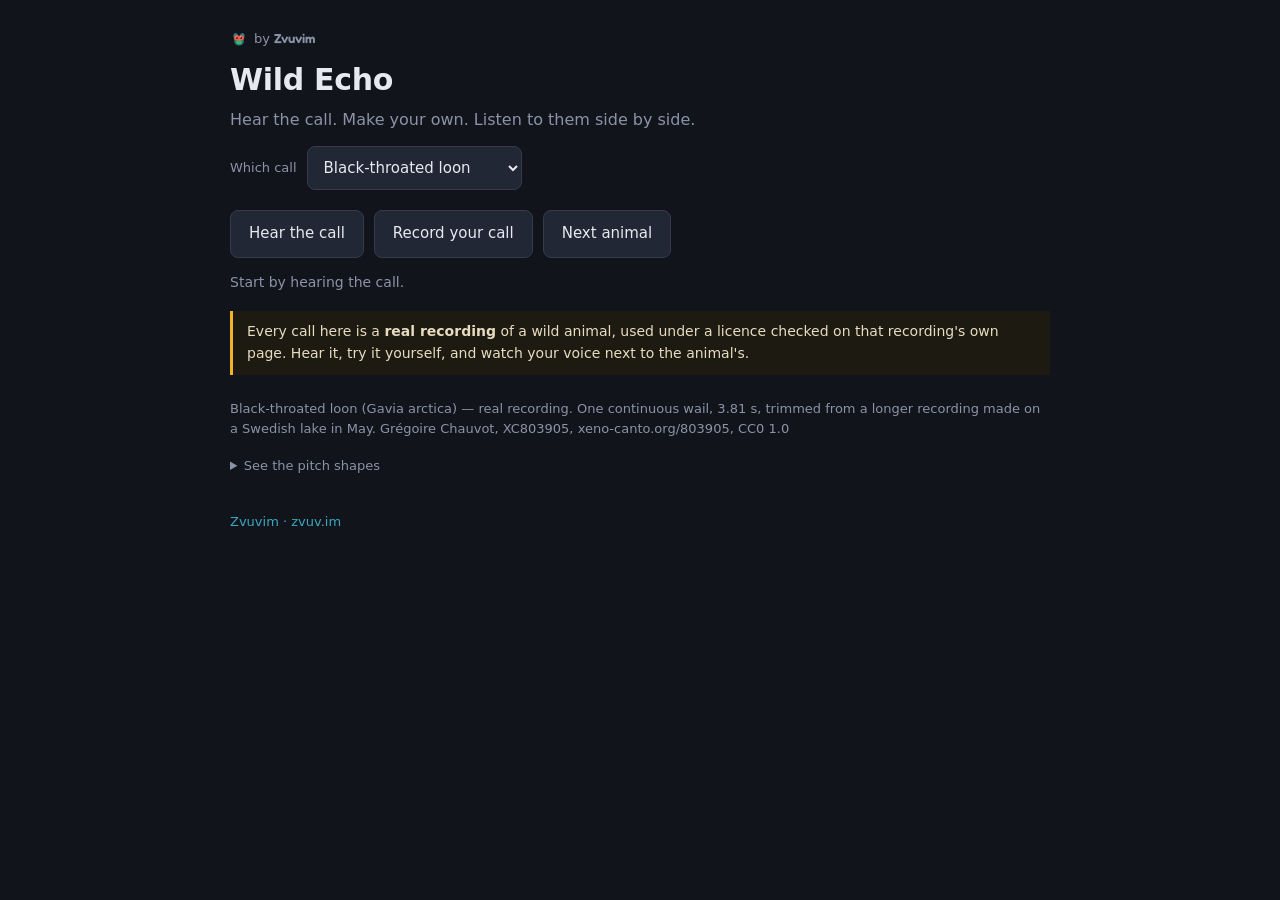
<file: index.html>
<!DOCTYPE html>
<html lang="en">
<head>
<meta charset="UTF-8">
<meta name="viewport" content="width=device-width, initial-scale=1">
<title>Wild Echo — prototype</title>
<link rel="icon" href="data:,">
<meta name="description" content="Hear an animal call, make your own, and listen to them side by side.">
<meta name="color-scheme" content="dark">
<link rel="preconnect" href="https://fonts.googleapis.com">
<link href="https://fonts.googleapis.com/css2?family=Fredoka:wght@600&display=swap" rel="stylesheet">
<link rel="stylesheet" href="style.css">
</head>
<body>
<div id="app">

  <header>
    <a class="by-zvuvim" href="https://zvuv.im/">
      <svg viewBox="0 0 100 100" xmlns="http://www.w3.org/2000/svg" role="img" aria-label="Zvuvim mark">
        <ellipse cx="35" cy="40" rx="14" ry="24" fill="#3EC1D3" opacity="0.6" transform="rotate(-20 35 40)"/>
        <ellipse cx="65" cy="40" rx="14" ry="24" fill="#3EC1D3" opacity="0.6" transform="rotate(20 65 40)"/>
        <ellipse cx="50" cy="62" rx="27" ry="24" fill="#1E7A5F"/>
        <ellipse cx="50" cy="68" rx="16" ry="12" fill="#3FAE84"/>
        <circle cx="38" cy="44" r="15" fill="#FF5A45"/>
        <circle cx="62" cy="44" r="15" fill="#FF5A45"/>
        <circle cx="38" cy="44" r="5.5" fill="#1B2E28"/>
        <circle cx="62" cy="44" r="5.5" fill="#1B2E28"/>
        <circle cx="34" cy="39" r="2.5" fill="#fff"/>
        <circle cx="58" cy="39" r="2.5" fill="#fff"/>
      </svg>
      <span>by <strong>Zvuvim</strong></span>
    </a>
    <h1>Wild Echo</h1>
    <p class="tagline">Hear the call. Make your own. Listen to them side by side.</p>
  </header>

  <main>
    <section class="controls">
      <label class="call-pick" for="call">Which call</label>
      <select id="call"></select>
      <span class="row-break" aria-hidden="true"></span>
      <button id="play-ref">Hear the call</button>
      <button id="record">Record your call</button>
      <button id="next-animal">Next animal</button>
      <p id="status" role="status" aria-live="polite">Start by hearing the call.</p>
    </section>

    <section class="listen-cta" id="listen-cta" hidden>
      <button id="compare" disabled>Call, you, call, you</button>
      <p class="hint">Hear your voice right next to the animal's.</p>
      <div class="notice-row">
        <label for="notice">What did you notice? <span class="hint">(optional)</span></label>
        <textarea id="notice" rows="2" placeholder="Anything you noticed — skip if nothing comes to mind"></textarea>
      </div>
    </section>

    <p class="warn" role="note">
      Every call here is a <strong>real recording</strong> of a wild animal,
      used under a licence checked on that recording's own page. Hear it, try
      it yourself, and watch your voice next to the animal's.
    </p>
    <p class="hint" id="ref-credit">…</p>

    <details class="panel-details">
      <summary>See the pitch shapes</summary>

      <section class="panel" aria-labelledby="traces-h">
        <h2 id="traces-h">Pitch over time</h2>
        <canvas id="traces" width="800" height="320"
                aria-label="Two pitch contours drawn on shared axes: the reference call and your recording."></canvas>
        <p class="legend">
          <span class="swatch ref"></span> the call
          <span class="swatch you"></span> you
          <span class="hint">A break in a line means no pitch was found there.</span>
        </p>
      </section>

      <section class="panel described" aria-labelledby="described-h">
        <h2 id="described-h">The same thing, in words</h2>
        <p><strong>The call:</strong> <span id="ref-shape">…</span></p>
        <p><strong>You:</strong> <span id="you-shape">Nothing recorded yet.</span></p>
        <p class="hint">
          This is here so the comparison does not depend on seeing the canvas.
          Every number in it is measured from the audio.
        </p>
      </section>
    </details>

    <section class="panel lab-only" aria-labelledby="metrics-h">
      <h2 id="metrics-h">Was the pitch trackable?</h2>
      <div id="metrics"><p class="hint">Record something to find out.</p></div>
      <div class="export-row">
        <label for="subject">Subject label (no names)</label>
        <input id="subject" type="text" placeholder="e.g. S07" autocomplete="off">
        <button id="export" disabled>Save contour</button>
      </div>
    </section>
  </main>

  <footer>
    <p><a href="https://zvuv.im/">Zvuvim · zvuv.im</a></p>
  </footer>
</div>
<script type="module" src="src/main.js"></script>
</body>
</html>
</file>
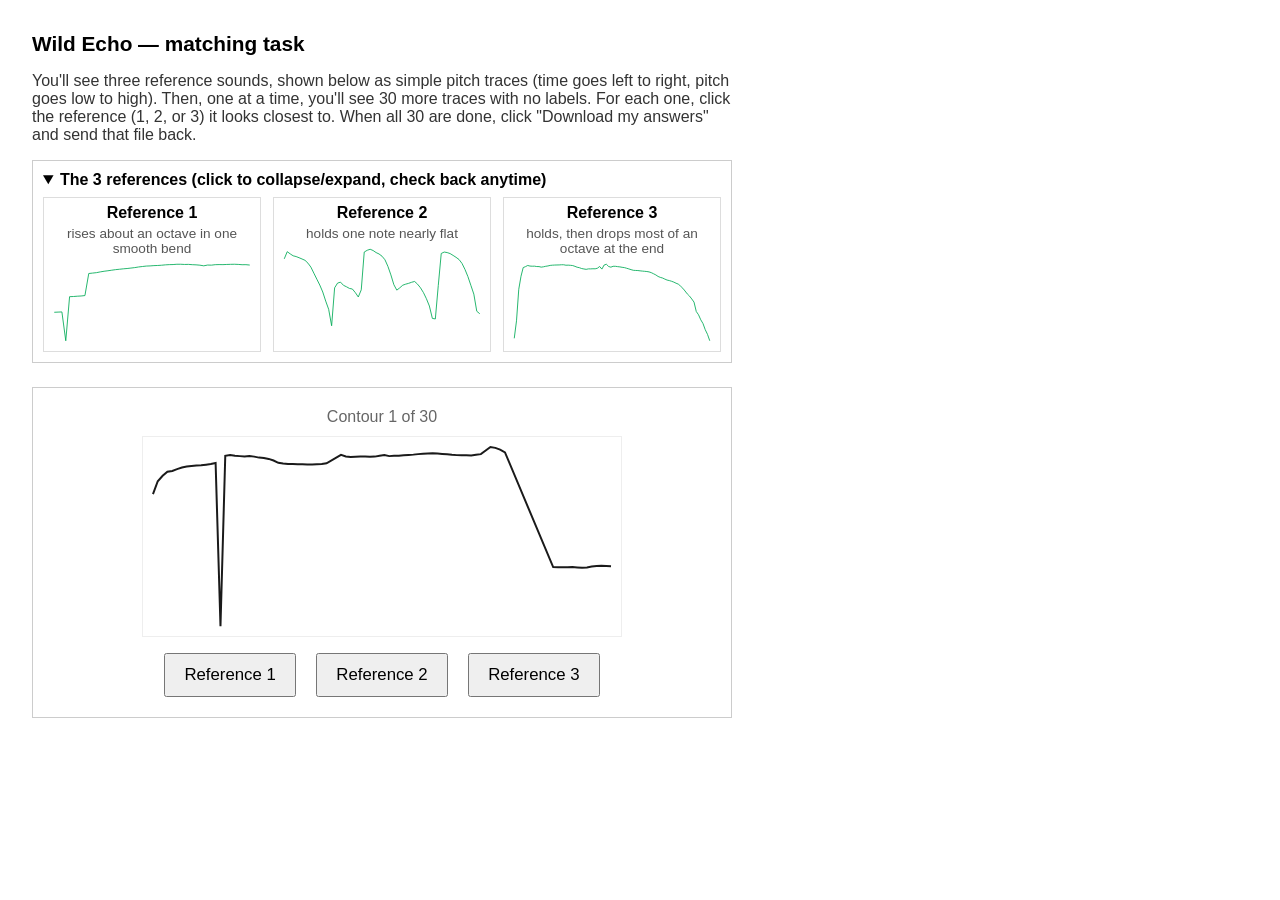
<file: grade/index.html>
<!doctype html>
<html><head><meta charset="utf-8">
<meta name="viewport" content="width=device-width, initial-scale=1">
<title>Wild Echo — condition B grading</title>
<style>
* { box-sizing: border-box; }
body { font-family: sans-serif; margin: 2em; max-width: 700px; }
h1 { font-size: 1.3em; }
p.intro { color: #333; }
#refs { border: 1px solid #ccc; padding: 10px; margin-bottom: 1.5em; }
#refs.collapsed .refbody { display: none; }
#refs summary { cursor: pointer; font-weight: bold; }
.refbody { display: flex; flex-wrap: wrap; justify-content: center; gap: 12px; margin-top: 8px; }
.refcard { text-align: center; border: 1px solid #ddd; padding: 6px; flex: 1 1 180px; max-width: 220px; min-width: 140px; }
.refcard svg { width: 100%; height: auto; display: block; }
.shape { font-size: 0.85em; color: #555; margin: 4px 0; }
#stepper { border: 1px solid #ccc; padding: 20px; text-align: center; }
#progress { color: #666; margin-bottom: 10px; }
#contour svg { border: 1px solid #eee; width: 100%; height: auto; display: block; max-width: 480px; margin: 0 auto; }
.buttons { margin-top: 16px; }
.buttons button { font-size: 1.05em; padding: 10px 18px; margin: 0 8px; cursor: pointer; }
#done { display: none; text-align: center; padding: 20px; }
#done button { font-size: 1.05em; padding: 10px 18px; cursor: pointer; }
</style>
</head>
<body>

<h1>Wild Echo — matching task</h1>
<p class="intro">
You'll see three reference sounds, shown below as simple pitch traces (time goes left to right, pitch goes low to high).
Then, one at a time, you'll see 30 more traces with no labels. For each one, click the reference (1, 2, or 3) it looks
closest to. When all 30 are done, click "Download my answers" and send that file back.
</p>

<details id="refs" open>
<summary>The 3 references (click to collapse/expand, check back anytime)</summary>
<div class="refbody">
<div class='refcard'><b>Reference 1</b><div class='shape'>rises about an octave in one smooth bend</div><svg width="480" height="200" viewBox="0 0 480 200" xmlns="http://www.w3.org/2000/svg"><rect width="480" height="200" fill="white"/><polyline points="10.0,123.0 19.0,122.6 28.0,122.2 37.1,190.0 46.1,86.3 55.1,85.9 64.1,85.2 73.1,84.7 82.2,83.7 91.2,31.8 100.2,30.8 109.2,29.8 118.2,28.0 127.3,26.5 136.3,25.3 145.3,24.0 154.3,22.7 163.3,21.8 172.4,20.8 181.4,20.0 190.4,19.0 199.4,17.9 208.4,16.4 217.5,15.3 226.5,14.3 235.5,13.9 244.5,13.2 253.5,12.9 262.5,12.3 271.6,11.4 280.6,10.9 289.6,10.7 298.6,10.0 307.6,10.0 316.7,10.5 325.7,10.3 334.7,11.0 343.7,11.4 352.7,12.2 361.8,13.7 370.8,11.9 379.8,12.1 388.8,11.0 397.8,10.8 406.9,10.9 415.9,10.5 424.9,10.2 433.9,10.0 442.9,10.4 452.0,11.1 461.0,11.0 470.0,11.9" fill="none" stroke="#0a5" stroke-width="2"/></svg></div>
<div class='refcard'><b>Reference 2</b><div class='shape'>holds one note nearly flat</div><svg width="480" height="200" viewBox="0 0 480 200" xmlns="http://www.w3.org/2000/svg"><rect width="480" height="200" fill="white"/><polyline points="10.0,32.6 17.0,15.7 23.9,20.8 30.9,25.4 37.9,27.2 44.8,29.9 51.8,32.9 58.8,36.0 65.8,42.7 72.7,52.1 79.7,66.3 86.7,80.5 93.6,94.2 100.6,110.6 107.6,132.1 114.5,151.3 121.5,190.0 128.5,100.8 135.5,89.6 142.4,87.4 149.4,94.9 156.4,98.3 163.3,102.1 170.3,103.6 177.3,112.1 184.2,122.3 191.2,105.5 198.2,16.6 205.2,12.4 212.1,10.0 219.1,13.0 226.1,17.8 233.0,21.1 240.0,26.3 247.0,34.8 253.9,50.3 260.9,70.3 267.9,93.3 274.8,106.2 281.8,100.8 288.8,94.6 295.8,92.1 302.7,90.2 309.7,87.7 316.7,85.8 323.6,92.1 330.6,100.8 337.6,112.1 344.5,126.4 351.5,143.6 358.5,172.7 365.5,174.0 372.4,95.5 379.4,19.9 386.4,16.6 393.3,17.8 400.3,20.2 407.3,24.5 414.2,29.0 421.2,34.1 428.2,43.3 435.2,57.4 442.1,74.3 449.1,94.9 456.1,115.6 463.0,155.9 470.0,161.7" fill="none" stroke="#0a5" stroke-width="2"/></svg></div>
<div class='refcard'><b>Reference 3</b><div class='shape'>holds, then drops most of an octave at the end</div><svg width="480" height="200" viewBox="0 0 480 200" xmlns="http://www.w3.org/2000/svg"><rect width="480" height="200" fill="white"/><polyline points="10.0,184.3 15.3,143.1 20.6,69.0 25.9,38.2 31.1,17.8 36.4,15.6 41.7,12.9 47.0,14.3 52.3,14.6 57.6,14.5 62.9,15.4 68.2,15.5 73.4,16.8 78.7,16.0 84.0,14.8 89.3,14.0 94.6,12.7 99.9,12.2 105.2,11.9 110.5,11.7 115.7,11.6 121.0,11.2 126.3,11.2 131.6,12.3 136.9,12.1 142.2,12.5 147.5,13.1 152.8,14.9 158.0,17.0 163.3,18.1 168.6,20.1 173.9,21.1 179.2,22.0 184.5,20.9 189.8,20.9 195.1,20.6 200.3,20.7 205.6,19.4 210.9,15.3 216.2,21.4 221.5,11.8 226.8,10.0 232.1,15.3 237.4,16.9 242.6,14.8 247.9,14.8 253.2,15.6 258.5,16.2 263.8,17.2 269.1,17.9 274.4,19.4 279.7,21.0 284.9,22.7 290.2,24.2 295.5,24.6 300.8,24.8 306.1,25.5 311.4,26.1 316.7,26.6 322.0,27.1 327.2,28.0 332.5,29.8 337.8,32.4 343.1,35.1 348.4,38.7 353.7,40.9 359.0,42.4 364.3,44.9 369.5,47.2 374.8,48.4 380.1,50.0 385.4,52.0 390.7,54.6 396.0,56.8 401.3,61.4 406.6,66.5 411.8,72.9 417.1,79.8 422.4,84.9 427.7,91.7 433.0,99.1 438.3,121.2 443.6,128.9 448.9,140.8 454.1,149.5 459.4,164.0 464.7,174.9 470.0,190.0" fill="none" stroke="#0a5" stroke-width="2"/></svg></div>
</div>
</details>

<div id="stepper">
  <div id="progress"></div>
  <div id="contour"></div>
  <div class="buttons">
    <button onclick="answer(1)">Reference 1</button>
    <button onclick="answer(2)">Reference 2</button>
    <button onclick="answer(3)">Reference 3</button>
  </div>
</div>

<div id="done">
  <p>All 30 done. Click below to save your answers, then send that file back.</p>
  <button onclick="download()">Download my answers</button>
</div>

<script>
const contours = ["<svg width=\"480\" height=\"200\" viewBox=\"0 0 480 200\" xmlns=\"http://www.w3.org/2000/svg\"><rect width=\"480\" height=\"200\" fill=\"white\"/><polyline points=\"10.0,57.4 14.8,44.4 19.7,38.9 24.5,34.9 29.4,34.1 34.2,32.3 39.1,30.7 43.9,29.7 48.7,29.2 53.6,28.7 58.4,28.4 63.3,27.8 68.1,27.2 72.9,26.2 77.8,190.0 82.6,18.9 87.5,18.2 92.3,18.9 97.2,19.2 102.0,19.5 106.8,19.2 111.7,19.7 116.5,20.7 121.4,21.0 126.2,22.0 131.1,23.6 135.9,25.9 140.7,26.6 145.6,27.2 150.4,27.2 155.3,27.3 160.1,27.3 164.9,27.6 169.8,27.6 174.6,27.3 179.5,27.1 184.3,26.4 198.8,17.9 203.7,19.5 208.5,20.1 213.4,19.8 218.2,19.5 223.1,19.5 227.9,19.9 232.7,19.7 237.6,18.9 242.4,18.2 247.3,19.2 252.1,18.9 256.9,18.8 261.8,18.4 266.6,18.0 271.5,17.7 276.3,17.2 281.2,16.9 286.0,16.5 290.8,16.3 295.7,16.6 300.5,17.0 305.4,17.4 310.2,17.9 315.1,18.2 319.9,18.3 324.7,18.3 329.6,18.5 334.4,17.8 339.3,17.2 348.9,10.0 353.8,10.9 358.6,12.7 363.5,15.4 411.9,130.7 416.7,130.9 421.6,130.7 426.4,130.9 431.3,130.6 436.1,131.0 440.9,131.3 445.8,131.0 450.6,130.1 455.5,129.5 460.3,129.4 470.0,129.7\" fill=\"none\" stroke=\"#1a1a1a\" stroke-width=\"2\"/></svg>", "<svg width=\"480\" height=\"200\" viewBox=\"0 0 480 200\" xmlns=\"http://www.w3.org/2000/svg\"><rect width=\"480\" height=\"200\" fill=\"white\"/><polyline points=\"10.0,10.0 16.1,31.5 22.1,32.8 28.2,30.3 34.2,28.8 46.3,25.2 52.4,24.4 58.4,23.0 64.5,22.9 70.5,23.4 76.6,53.1 82.6,53.2 88.7,57.2 94.7,62.2 100.8,71.1 106.8,83.8 112.9,99.0 118.9,118.2 125.0,135.2 131.1,139.2 137.1,171.1 143.2,179.0 149.2,183.4 155.3,189.8 161.3,190.0 167.4,186.1 173.4,182.6 179.5,179.3 185.5,178.2 191.6,177.2 197.6,176.4 203.7,175.8 215.8,134.5 221.8,132.1 227.9,130.7 233.9,129.6 240.0,128.7 246.1,127.9 252.1,126.2 258.2,122.1 264.2,118.6 270.3,109.8 276.3,109.1 282.4,107.7 288.4,107.1 294.5,107.2 300.5,108.1 306.6,109.9 312.6,125.5 318.7,125.9 324.7,121.8 330.8,117.3 336.8,112.0 342.9,108.8 348.9,105.6 355.0,102.2 361.1,97.6 367.1,91.9 373.2,88.5 379.2,84.9 385.3,81.6 391.3,79.2 397.4,76.6 403.4,69.2 409.5,63.9 415.5,51.0 421.6,48.2 427.6,46.6 433.7,45.8 439.7,45.2 445.8,44.7 451.8,44.7 457.9,46.1 463.9,49.3 470.0,52.5\" fill=\"none\" stroke=\"#1a1a1a\" stroke-width=\"2\"/></svg>", "<svg width=\"480\" height=\"200\" viewBox=\"0 0 480 200\" xmlns=\"http://www.w3.org/2000/svg\"><rect width=\"480\" height=\"200\" fill=\"white\"/><polyline points=\"10.0,190.0 12.6,190.0 15.3,190.0 17.9,155.5 20.5,155.6 23.1,155.7 25.8,155.8 41.5,165.7 44.2,165.6 46.8,165.4 49.4,165.9 52.1,166.4 54.7,166.8 57.3,166.8 59.9,164.8 70.5,167.7 73.1,168.1 75.7,168.0 94.1,169.7 96.7,168.6 99.4,169.0 102.0,168.7 104.6,169.7 107.3,168.8 115.1,170.3 117.8,174.2 120.4,174.3 123.0,168.7 125.7,169.2 136.2,38.2 138.8,37.2 141.4,35.5 144.1,29.1 146.7,23.5 149.3,20.3 151.9,18.1 154.6,16.5 157.2,14.9 159.8,13.6 162.5,12.3 165.1,11.1 167.7,10.7 170.3,10.5 173.0,10.7 175.6,11.1 178.2,12.0 180.9,14.3 183.5,17.2 186.1,20.7 188.7,21.2 191.4,15.4 194.0,12.4 196.6,11.3 199.3,10.0 215.0,29.5 217.7,30.9 220.3,30.3 222.9,29.5 225.5,28.6 228.2,27.8 230.8,27.0 233.4,25.9 236.1,24.4 238.7,23.4 241.3,22.8 243.9,22.7 246.6,23.0 249.2,23.5 251.8,24.2 254.5,24.9 257.1,25.7 259.7,26.4 262.3,27.1 265.0,27.8 267.6,28.6 270.2,29.1 272.9,29.6 275.5,30.0 278.1,30.3 280.7,30.5 283.4,30.7 286.0,31.0 288.6,31.4 291.3,31.9 293.9,32.5 296.5,33.2 299.1,33.8 301.8,34.7 304.4,35.6 307.0,36.5 309.7,37.4 312.3,38.2 314.9,38.8 317.5,39.5 320.2,40.1 322.8,40.6 325.4,41.1 328.1,41.8 330.7,42.5 333.3,43.1 335.9,43.6 338.6,44.1 341.2,44.6 343.8,45.1 346.5,45.5 349.1,46.3 351.7,47.0 354.3,47.8 357.0,48.4 359.6,48.6 362.2,48.4 364.9,47.9 367.5,47.3 370.1,46.8 372.7,46.4 375.4,46.2 378.0,46.3 380.6,47.0 383.3,48.2 385.9,50.0 388.5,52.0 391.1,54.0 393.8,56.0 396.4,57.1 399.0,58.0 401.7,58.8 404.3,59.2 406.9,59.5 409.5,58.9 412.2,58.1 414.8,56.8 464.7,165.3 467.4,178.3 470.0,178.2\" fill=\"none\" stroke=\"#1a1a1a\" stroke-width=\"2\"/></svg>", "<svg width=\"480\" height=\"200\" viewBox=\"0 0 480 200\" xmlns=\"http://www.w3.org/2000/svg\"><rect width=\"480\" height=\"200\" fill=\"white\"/><polyline points=\"10.0,65.1 15.9,55.8 21.8,46.7 27.7,45.2 33.6,43.9 39.5,42.6 45.4,41.0 51.3,38.3 57.2,35.6 63.1,32.7 69.0,30.0 74.9,27.0 80.8,24.8 86.7,23.7 92.6,24.0 98.5,25.7 104.4,28.9 110.3,33.3 116.2,38.9 122.1,44.7 127.9,50.3 133.8,56.7 139.7,65.8 145.6,77.5 151.5,78.0 157.4,64.1 163.3,36.9 240.0,34.1 245.9,31.3 251.8,33.7 257.7,34.5 263.6,34.3 269.5,33.7 275.4,32.7 281.3,31.9 287.2,29.7 293.1,26.5 299.0,23.4 304.9,19.8 310.8,15.7 316.7,12.2 322.6,10.0 328.5,10.6 334.4,13.9 340.3,20.6 346.2,26.1 352.1,31.3 357.9,36.1 363.8,42.3 369.7,49.6 375.6,59.3 381.5,67.4 387.4,74.7 393.3,80.3 399.2,85.9 405.1,93.3 411.0,102.6 416.9,114.1 422.8,122.9 428.7,131.3 434.6,137.1 440.5,151.9 446.4,164.4 452.3,173.7 458.2,181.3 464.1,186.6 470.0,190.0\" fill=\"none\" stroke=\"#1a1a1a\" stroke-width=\"2\"/></svg>", "<svg width=\"480\" height=\"200\" viewBox=\"0 0 480 200\" xmlns=\"http://www.w3.org/2000/svg\"><rect width=\"480\" height=\"200\" fill=\"white\"/><polyline points=\"10.0,189.4 12.6,189.6 15.2,190.0 17.8,189.7 20.4,190.0 90.6,17.1 93.2,16.0 95.8,15.4 98.4,15.1 101.0,14.9 103.6,14.9 106.2,14.9 108.8,14.5 111.4,13.1 114.0,11.9 116.6,12.5 119.2,13.7 121.8,15.1 124.4,14.4 126.9,14.4 129.5,28.3 132.1,31.4 134.7,30.8 137.3,29.6 139.9,28.6 142.5,28.1 145.1,27.8 147.7,27.1 150.3,26.3 152.9,25.7 155.5,25.5 158.1,25.5 160.7,25.6 163.3,26.6 176.3,14.0 178.9,12.1 181.5,11.5 184.1,11.4 186.7,11.3 189.3,11.3 191.9,11.1 194.5,10.4 197.1,10.0 199.7,10.8 202.3,12.2 204.9,14.5 207.5,16.7 210.1,20.2 217.9,33.1 220.5,34.6 223.1,36.0 225.7,36.4 228.3,35.6 230.9,34.3 233.5,32.7 241.3,26.6 243.9,25.7 246.5,25.1 249.1,23.7 251.7,22.2 254.3,22.5 256.9,24.3 301.1,36.1 303.7,33.0 306.3,30.3 308.9,28.2 311.5,26.6 314.1,25.9 316.7,25.3 319.3,16.7 321.9,15.8 324.5,15.6 327.1,15.6 329.7,15.6 332.3,15.6 334.9,15.8 337.5,16.7 340.1,18.9 342.7,23.1 345.3,26.0 347.9,26.8 350.5,27.5 353.1,28.4 355.6,28.9 358.2,29.9 360.8,31.9 363.4,33.7 376.4,36.8 379.0,34.5 381.6,32.8 384.2,31.3 386.8,30.1 389.4,29.8 392.0,29.5 394.6,28.9 397.2,28.7 399.8,28.7 402.4,29.1 405.0,29.4 407.6,29.1 410.2,28.7 412.8,24.6 415.4,18.6 418.0,15.8 420.6,14.0 423.2,12.1 425.8,11.6 428.4,11.2 431.0,11.1 433.6,11.0 436.2,10.6 438.8,10.4 441.4,10.7 444.0,11.7 446.6,13.6 449.2,15.7 451.8,19.0 454.4,24.1 464.8,166.3 467.4,166.3 470.0,105.8\" fill=\"none\" stroke=\"#1a1a1a\" stroke-width=\"2\"/></svg>", "<svg width=\"480\" height=\"200\" viewBox=\"0 0 480 200\" xmlns=\"http://www.w3.org/2000/svg\"><rect width=\"480\" height=\"200\" fill=\"white\"/><polyline points=\"10.0,131.1 13.2,131.0 16.3,131.1 19.5,131.8 22.6,132.9 25.8,133.9 28.9,135.6 32.1,136.8 35.2,137.2 38.4,138.8 41.5,140.4 82.5,69.9 85.6,70.4 88.8,70.1 91.9,69.8 95.1,69.4 98.2,69.1 101.4,69.1 104.5,69.2 107.7,69.3 110.8,69.3 114.0,69.5 117.1,70.1 120.3,71.0 123.4,73.0 126.6,76.6 129.7,78.8 148.6,48.6 151.8,48.2 154.9,47.6 158.1,47.2 161.2,46.3 164.4,45.6 167.5,45.0 170.7,44.7 173.8,44.2 177.0,43.2 180.1,85.4 183.3,41.3 186.4,40.8 189.6,40.3 192.7,83.0 195.9,82.2 199.0,81.8 202.2,81.5 205.3,81.4 208.5,190.0 211.6,147.5 214.8,147.4 217.9,147.4 221.1,147.4 224.2,147.3 227.4,147.5 230.5,153.1 233.7,78.4 236.8,78.7 240.0,79.0 243.2,79.2 246.3,79.2 249.5,79.2 252.6,34.0 255.8,33.0 258.9,32.3 262.1,31.9 265.2,31.8 268.4,31.8 271.5,31.8 274.7,31.9 277.8,32.1 281.0,32.4 284.1,32.8 287.3,33.1 290.4,107.7 293.6,107.9 296.7,108.1 299.9,34.6 303.0,35.1 306.2,79.2 309.3,80.1 312.5,81.4 315.6,82.2 318.8,83.0 321.9,66.8 325.1,68.2 328.2,69.9 331.4,71.6 334.5,72.4 337.7,72.9 340.8,74.1 344.0,75.9 381.8,10.0 384.9,11.8 413.3,79.3 416.4,79.1 419.6,78.9 422.7,78.2 425.9,77.3 429.0,76.8 432.2,76.4 435.3,76.2 438.5,76.2 441.6,76.3 444.8,76.3 447.9,76.5 451.1,77.1 454.2,78.4 457.4,79.7 460.5,82.0 463.7,85.0 466.8,89.4 470.0,92.1\" fill=\"none\" stroke=\"#1a1a1a\" stroke-width=\"2\"/></svg>", "<svg width=\"480\" height=\"200\" viewBox=\"0 0 480 200\" xmlns=\"http://www.w3.org/2000/svg\"><rect width=\"480\" height=\"200\" fill=\"white\"/><polyline points=\"10.0,20.8 17.0,159.5 20.5,43.9 24.0,43.4 27.6,43.1 31.1,43.4 34.6,42.9 38.1,41.7 41.6,40.6 45.1,39.5 48.6,38.6 52.1,38.6 55.6,38.1 59.2,38.4 62.7,38.5 66.2,38.9 69.7,39.2 73.2,39.6 76.7,40.0 80.2,40.2 83.7,40.3 87.3,40.4 90.8,40.5 94.3,40.6 97.8,40.7 101.3,40.7 104.8,40.8 108.3,41.1 111.8,41.5 115.3,42.4 118.9,43.0 122.4,42.8 125.9,42.4 129.4,155.5 136.4,10.0 139.9,11.8 143.4,12.7 146.9,13.1 150.5,19.8 154.0,23.0 157.5,25.0 161.0,26.0 164.5,28.3 168.0,30.1 171.5,32.7 175.0,35.6 178.5,37.0 182.1,37.5 185.6,37.8 189.1,38.0 192.6,38.4 196.1,39.1 199.6,39.7 203.1,40.1 206.6,40.6 210.2,41.0 213.7,41.5 217.2,42.0 220.7,42.5 224.2,43.1 227.7,43.6 231.2,43.9 234.7,44.3 238.2,44.6 241.8,45.0 245.3,45.4 248.8,45.9 252.3,46.5 255.8,47.2 259.3,47.8 262.8,48.4 266.3,48.9 269.8,49.5 273.4,50.5 276.9,51.3 280.4,51.9 283.9,52.5 287.4,53.1 290.9,53.9 294.4,54.3 297.9,54.6 301.5,55.0 305.0,55.8 308.5,56.5 312.0,57.2 315.5,58.0 319.0,59.1 322.5,60.6 326.0,62.4 329.5,64.7 333.1,65.5 336.6,67.2 340.1,68.7 343.6,68.9 347.1,70.5 350.6,70.8 354.1,73.6 357.6,74.6 361.1,74.6 364.7,75.7 368.2,74.9 371.7,74.6 375.2,75.6 378.7,74.7 382.2,74.1 385.7,74.3 389.2,74.8 392.7,75.7 396.3,76.7 399.8,76.4 403.3,76.1 406.8,76.0 410.3,77.6 413.8,76.5 417.3,76.2 420.8,76.7 424.4,76.4 427.9,75.8 431.4,75.3 434.9,75.4 438.4,73.9 441.9,74.5 445.4,75.5 448.9,75.5 452.4,190.0 456.0,189.4 459.5,189.3 463.0,189.1 466.5,77.0 470.0,188.4\" fill=\"none\" stroke=\"#1a1a1a\" stroke-width=\"2\"/></svg>", "<svg width=\"480\" height=\"200\" viewBox=\"0 0 480 200\" xmlns=\"http://www.w3.org/2000/svg\"><rect width=\"480\" height=\"200\" fill=\"white\"/><polyline points=\"10.0,152.0 11.6,152.0 13.1,152.0 49.0,168.9 67.7,190.0 69.3,104.7 70.8,104.5 72.4,104.3 73.9,104.4 75.5,104.4 77.1,104.5 78.6,104.6 80.2,105.0 81.7,105.3 89.5,159.0 91.1,105.3 92.6,105.2 94.2,104.6 95.8,100.8 98.9,96.2 100.4,96.2 102.0,96.2 103.6,96.1 105.1,96.2 106.7,96.4 108.2,96.7 122.3,167.2 123.8,167.5 125.4,167.8 126.9,167.9 128.5,167.9 130.1,167.9 131.6,167.9 133.2,168.0 134.7,168.1 136.3,168.2 137.9,168.2 139.4,168.2 141.0,168.2 155.0,168.5 156.6,168.7 158.1,168.6 161.3,168.9 181.5,181.5 183.1,70.5 184.6,69.3 186.2,66.6 187.8,63.3 189.3,59.1 190.9,54.7 192.4,50.9 194.0,48.1 195.6,45.5 197.1,43.0 198.7,40.6 200.2,38.2 201.8,35.5 203.4,32.8 204.9,30.4 206.5,27.9 208.0,25.4 209.6,23.7 211.2,22.1 212.7,20.6 214.3,19.5 215.8,18.7 217.4,18.0 218.9,17.4 220.5,16.6 222.1,15.9 223.6,15.2 225.2,14.7 226.7,14.2 228.3,13.6 229.9,13.1 231.4,12.5 233.0,12.0 234.5,11.6 236.1,11.2 237.7,10.8 239.2,10.3 240.8,10.2 242.3,10.2 243.9,10.1 245.5,10.0 247.0,10.1 248.6,10.3 250.1,10.2 251.7,10.2 253.3,10.4 290.7,181.4 296.9,160.5 300.0,150.7 343.7,167.1 345.3,167.1 346.8,167.2 348.4,167.0 353.1,106.7 354.6,106.7 356.2,106.6 357.7,106.1 359.3,105.6 360.8,105.2 362.4,104.7 364.0,104.2 365.5,104.1 367.1,104.2 368.6,104.1 370.2,104.1 371.8,104.6 373.3,105.1 374.9,105.7 376.4,105.7 407.6,166.3 409.2,166.3 410.7,166.4 412.3,166.5 417.0,168.5 418.5,168.3 446.6,172.0 448.2,172.1 449.7,172.1 451.3,172.1 452.8,172.1 454.4,172.1 456.0,172.3 457.5,172.1 459.1,172.1 460.6,172.1 462.2,172.3 463.8,172.4 465.3,173.6 466.9,173.3 468.4,173.3 470.0,174.8\" fill=\"none\" stroke=\"#1a1a1a\" stroke-width=\"2\"/></svg>", "<svg width=\"480\" height=\"200\" viewBox=\"0 0 480 200\" xmlns=\"http://www.w3.org/2000/svg\"><rect width=\"480\" height=\"200\" fill=\"white\"/><polyline points=\"10.0,179.1 18.8,181.3 27.7,181.6 36.5,184.3 45.4,188.3 54.2,189.3 63.1,189.6 71.9,189.9 80.8,190.0 89.6,188.8 98.5,185.4 107.3,181.4 116.2,175.7 125.0,168.4 133.8,159.6 142.7,148.5 151.5,135.7 160.4,121.6 169.2,108.8 178.1,96.4 186.9,84.3 195.8,69.8 204.6,56.8 213.5,47.9 222.3,40.9 231.2,36.7 240.0,33.5 248.8,30.7 257.7,27.6 266.5,24.9 275.4,22.9 284.2,21.3 293.1,19.8 301.9,18.5 310.8,17.2 319.6,15.3 328.5,13.4 337.3,12.0 346.2,10.9 355.0,10.0 363.8,10.0 372.7,10.4 381.5,11.1 390.4,12.1 399.2,13.1 408.1,14.2 416.9,15.3 425.8,16.4 434.6,17.4 443.5,18.1 452.3,17.3 461.2,14.3 470.0,15.7\" fill=\"none\" stroke=\"#1a1a1a\" stroke-width=\"2\"/></svg>", "<svg width=\"480\" height=\"200\" viewBox=\"0 0 480 200\" xmlns=\"http://www.w3.org/2000/svg\"><rect width=\"480\" height=\"200\" fill=\"white\"/><polyline points=\"10.0,190.0 16.9,186.4 23.7,180.7 30.6,175.8 37.5,171.5 44.3,166.2 51.2,154.7 58.1,139.5 64.9,121.9 71.8,110.9 78.7,105.2 85.5,101.4 92.4,97.0 99.3,93.7 106.1,90.5 113.0,87.3 119.9,83.9 126.7,81.9 133.6,79.7 140.4,77.8 147.3,76.7 154.2,75.3 161.0,74.4 167.9,73.3 174.8,72.4 181.6,71.3 188.5,69.5 195.4,68.0 202.2,66.8 209.1,66.0 216.0,65.3 222.8,64.6 229.7,63.4 236.6,61.9 243.4,60.5 250.3,58.0 257.2,55.5 264.0,52.9 270.9,50.4 277.8,48.4 284.6,46.8 291.5,45.8 298.4,43.8 305.2,41.5 312.1,39.5 319.0,38.5 325.8,38.0 332.7,37.0 339.6,36.2 346.4,35.5 353.3,34.8 360.1,33.8 367.0,31.8 373.9,27.7 380.7,22.7 387.6,19.1 394.5,16.5 401.3,14.7 408.2,14.0 415.1,13.2 421.9,12.5 428.8,12.1 435.7,10.7 442.5,10.0 449.4,14.3 456.3,13.8 463.1,12.7 470.0,12.7\" fill=\"none\" stroke=\"#1a1a1a\" stroke-width=\"2\"/></svg>", "<svg width=\"480\" height=\"200\" viewBox=\"0 0 480 200\" xmlns=\"http://www.w3.org/2000/svg\"><rect width=\"480\" height=\"200\" fill=\"white\"/><polyline points=\"10.0,82.0 13.4,81.7 16.8,81.0 20.2,80.5 23.6,80.1 27.0,79.4 30.4,78.8 33.9,78.1 37.3,77.6 40.7,77.0 44.1,76.7 47.5,76.5 50.9,76.3 54.3,76.1 57.7,76.0 61.1,75.9 64.5,75.9 67.9,75.8 71.3,75.8 74.7,75.8 78.1,75.8 81.6,76.0 85.0,76.1 88.4,190.0 91.8,48.7 95.2,47.8 98.6,47.3 102.0,46.7 105.4,46.0 108.8,45.7 112.2,45.3 115.6,44.9 119.0,44.5 122.4,44.2 125.9,44.1 129.3,44.0 132.7,44.0 136.1,43.9 139.5,43.9 142.9,44.3 146.3,44.9 149.7,45.6 153.1,46.3 156.5,47.3 159.9,48.6 163.3,50.0 166.7,51.3 170.1,52.5 173.6,53.4 177.0,54.1 180.4,55.2 183.8,56.6 187.2,56.8 190.6,51.3 194.0,51.4 197.4,51.8 207.6,51.4 211.0,53.6 214.4,54.1 217.9,54.3 221.3,54.3 224.7,54.3 228.1,54.6 231.5,54.7 234.9,54.9 238.3,55.2 241.7,55.6 245.1,55.9 248.5,56.1 251.9,56.4 255.3,56.6 258.7,56.9 262.1,57.3 265.6,57.8 269.0,58.5 272.4,59.2 275.8,59.8 279.2,60.3 282.6,60.8 286.0,61.3 289.4,61.8 292.8,62.2 296.2,62.9 299.6,63.4 303.0,63.7 306.4,64.1 309.9,64.3 313.3,64.8 316.7,65.3 320.1,65.4 323.5,179.9 326.9,69.4 330.3,70.1 333.7,71.3 337.1,72.4 340.5,74.4 343.9,74.0 347.3,74.0 350.7,75.3 354.1,75.4 357.6,75.8 361.0,76.6 364.4,77.1 367.8,78.4 371.2,77.6 374.6,74.9 378.0,74.9 381.4,74.7 384.8,73.6 388.2,73.1 391.6,73.5 395.0,73.4 398.4,74.0 401.9,75.1 405.3,76.0 408.7,76.2 412.1,76.4 415.5,76.8 418.9,77.5 422.3,78.2 425.7,78.6 429.1,79.5 442.7,17.2 446.1,16.3 449.6,14.0 453.0,12.8 456.4,10.0 459.8,10.1 463.2,12.4 466.6,13.6 470.0,14.1\" fill=\"none\" stroke=\"#1a1a1a\" stroke-width=\"2\"/></svg>", "<svg width=\"480\" height=\"200\" viewBox=\"0 0 480 200\" xmlns=\"http://www.w3.org/2000/svg\"><rect width=\"480\" height=\"200\" fill=\"white\"/><polyline points=\"10.0,10.0 14.6,67.1 19.1,67.2 23.7,66.9 28.2,68.2 32.8,69.3 37.3,70.1 41.9,70.3 46.4,71.4 51.0,76.1 55.5,84.8 60.1,86.1 64.7,89.2 69.2,136.1 73.8,190.0 78.3,186.4 82.9,182.0 87.4,181.1 92.0,180.4 96.5,180.5 101.1,178.5 105.6,176.0 110.2,154.3 114.8,72.7 119.3,59.3 123.9,54.7 128.4,51.3 133.0,50.1 137.5,47.4 142.1,44.6 146.6,42.2 151.2,40.3 155.7,37.3 160.3,31.0 164.9,21.6 169.4,16.3 174.0,17.1 178.5,19.0 183.1,24.8 187.6,31.8 192.2,39.7 196.7,46.6 201.3,53.1 205.8,56.6 210.4,58.2 215.0,63.3 219.5,68.3 224.1,72.7 228.6,75.1 233.2,75.7 237.7,77.4 242.3,81.1 246.8,76.2 251.4,65.1 255.9,54.0 260.5,66.6 265.0,72.9 269.6,74.5 274.2,74.3 278.7,74.1 283.3,74.5 287.8,74.8 292.4,75.1 296.9,75.0 301.5,75.2 306.0,76.2 310.6,76.7 315.1,75.2 319.7,71.6 324.3,65.3 328.8,56.7 333.4,53.8 337.9,57.7 342.5,59.1 347.0,59.9 351.6,61.0 356.1,62.7 360.7,63.6 365.2,62.2 369.8,70.6 374.4,76.1 378.9,78.9 383.5,81.1 388.0,84.4 392.6,89.6 397.1,90.9 401.7,90.9 406.2,90.1 410.8,87.5 415.3,81.7 419.9,79.1 424.5,79.4 429.0,79.9 433.6,80.6 438.1,80.9 442.7,81.9 447.2,82.2 451.8,87.0 456.3,87.7 460.9,77.4 465.4,75.8 470.0,71.5\" fill=\"none\" stroke=\"#1a1a1a\" stroke-width=\"2\"/></svg>", "<svg width=\"480\" height=\"200\" viewBox=\"0 0 480 200\" xmlns=\"http://www.w3.org/2000/svg\"><rect width=\"480\" height=\"200\" fill=\"white\"/><polyline points=\"10.0,36.1 13.4,42.3 16.9,42.1 20.3,41.2 23.7,40.1 27.2,38.8 30.6,37.8 34.0,36.8 37.5,35.8 40.9,34.9 44.3,34.3 47.8,33.8 51.2,33.5 54.6,33.3 58.1,33.0 61.5,32.6 64.9,32.3 68.4,32.0 71.8,31.9 75.2,32.0 78.7,32.1 82.1,32.3 85.5,32.4 89.0,32.4 92.4,32.3 95.8,32.1 99.3,31.9 102.7,31.8 106.1,31.6 109.6,31.5 113.0,31.4 116.4,31.3 119.9,31.2 123.3,31.3 126.7,31.6 130.1,31.9 133.6,31.9 137.0,31.6 140.4,31.5 143.9,30.6 147.3,136.1 150.7,190.0 154.2,189.1 157.6,11.9 161.0,10.0 191.9,15.9 195.4,24.7 198.8,27.5 202.2,32.7 205.7,36.6 209.1,37.7 212.5,37.4 216.0,36.9 219.4,37.0 222.8,36.7 226.3,35.2 229.7,34.3 233.1,33.8 236.6,33.8 240.0,33.9 243.4,34.0 246.9,34.4 250.3,34.7 253.7,35.2 257.2,35.7 260.6,36.2 264.0,36.5 267.5,36.6 270.9,36.2 274.3,35.8 277.8,35.5 281.2,35.2 284.6,34.9 288.1,34.7 291.5,34.6 294.9,34.5 298.4,34.4 301.8,34.4 305.2,34.5 308.7,34.6 312.1,34.7 315.5,34.9 319.0,35.2 322.4,35.4 325.8,35.6 329.3,36.0 332.7,36.4 336.1,36.9 339.6,37.4 343.0,37.9 346.4,38.4 349.9,38.7 353.3,39.0 356.7,39.1 360.1,39.1 363.6,39.2 367.0,39.5 370.4,39.7 373.9,40.1 377.3,40.7 380.7,41.5 384.2,42.3 387.6,42.9 391.0,43.5 394.5,43.8 397.9,44.1 401.3,44.3 404.8,44.5 408.2,44.6 411.6,44.5 415.1,44.3 418.5,44.2 421.9,44.2 425.4,44.3 428.8,44.5 432.2,44.8 435.7,45.4 439.1,46.1 442.5,47.1 446.0,48.3 449.4,49.9 452.8,51.4 456.3,53.3 459.7,55.9 463.1,57.9 466.6,59.7 470.0,62.1\" fill=\"none\" stroke=\"#1a1a1a\" stroke-width=\"2\"/></svg>", "<svg width=\"480\" height=\"200\" viewBox=\"0 0 480 200\" xmlns=\"http://www.w3.org/2000/svg\"><rect width=\"480\" height=\"200\" fill=\"white\"/><polyline points=\"10.0,73.7 12.0,73.4 14.0,73.0 15.9,72.5 17.9,72.1 19.9,71.6 21.9,71.1 23.9,70.4 25.9,69.5 27.8,69.1 29.8,68.9 31.8,68.6 33.8,68.2 35.8,67.9 37.8,67.8 39.7,67.8 41.7,67.9 43.7,67.9 45.7,68.0 47.7,68.2 49.7,68.4 51.6,68.5 53.6,68.7 55.6,68.8 57.6,68.9 59.6,69.0 61.6,69.1 63.5,69.5 65.5,70.0 67.5,70.3 69.5,70.6 71.5,71.0 73.4,71.2 75.4,71.5 77.4,71.8 79.4,72.1 81.4,72.3 83.4,72.5 85.3,72.6 87.3,72.5 89.3,72.4 91.3,72.4 93.3,72.3 95.3,72.2 97.2,72.0 99.2,71.9 101.2,71.8 103.2,71.5 105.2,71.2 107.2,70.7 109.1,70.3 111.1,70.1 113.1,70.0 115.1,69.8 117.1,69.8 119.1,69.9 121.0,70.0 123.0,70.2 125.0,70.4 127.0,70.6 129.0,70.8 130.9,70.9 132.9,70.9 134.9,70.9 136.9,70.9 138.9,70.9 140.9,70.9 142.8,70.9 144.8,71.0 146.8,71.0 148.8,71.0 150.8,71.1 152.8,71.1 154.7,71.2 156.7,71.3 158.7,71.2 160.7,71.1 162.7,70.6 164.7,70.2 166.6,69.6 168.6,68.8 170.6,67.8 172.6,59.6 174.6,58.4 176.6,58.3 178.5,58.1 180.5,58.0 182.5,57.9 184.5,57.9 186.5,57.7 188.4,57.2 190.4,56.8 192.4,56.1 194.4,55.4 196.4,54.6 198.4,53.6 200.3,52.7 202.3,51.7 204.3,50.1 206.3,47.8 208.3,45.2 210.3,42.5 212.2,40.1 214.2,38.0 216.2,36.2 218.2,34.5 220.2,32.8 222.2,31.4 224.1,29.9 226.1,28.3 228.1,27.0 230.1,25.9 232.1,24.9 234.1,23.7 236.0,22.7 238.0,22.4 240.0,23.6 242.0,132.6 244.0,132.8 245.9,132.8 247.9,134.5 249.9,135.0 251.9,135.1 253.9,135.4 255.9,135.8 257.8,68.4 259.8,69.3 261.8,71.3 263.8,190.0 279.7,55.8 281.6,57.9 283.6,58.9 285.6,59.4 287.6,59.6 289.6,59.8 291.6,60.2 293.5,60.5 295.5,60.6 297.5,60.5 299.5,60.3 301.5,59.9 303.4,59.4 305.4,58.7 307.4,58.0 309.4,57.1 311.4,56.0 313.4,55.1 315.3,54.1 317.3,53.2 319.3,52.4 321.3,51.7 323.3,49.7 325.3,47.1 327.2,44.6 329.2,42.5 331.2,40.1 333.2,37.6 335.2,35.3 337.2,33.6 339.1,32.6 341.1,31.9 343.1,31.2 345.1,30.3 347.1,28.9 349.1,28.2 351.0,27.1 406.6,85.7 408.5,85.2 410.5,84.8 412.5,84.0 414.5,82.7 416.5,81.8 418.4,81.2 420.4,80.4 422.4,79.7 424.4,79.3 426.4,10.2 428.4,10.0 430.3,78.4 432.3,78.1 434.3,77.9 436.3,77.0 442.2,72.4 444.2,72.7 446.2,72.5 448.2,72.6 450.2,72.7 452.2,72.6 454.1,72.9 456.1,72.6 458.1,72.7 460.1,72.9 462.1,72.9 464.1,73.0 466.0,73.2 468.0,73.9 470.0,74.3\" fill=\"none\" stroke=\"#1a1a1a\" stroke-width=\"2\"/></svg>", "<svg width=\"480\" height=\"200\" viewBox=\"0 0 480 200\" xmlns=\"http://www.w3.org/2000/svg\"><rect width=\"480\" height=\"200\" fill=\"white\"/><polyline points=\"10.0,161.4 14.4,175.1 18.8,179.0 23.1,180.6 27.5,179.2 31.9,180.6 36.3,182.6 40.7,185.4 45.0,187.2 49.4,188.1 53.8,190.0 58.2,188.1 62.6,186.4 67.0,181.2 71.3,175.5 75.7,169.8 80.1,163.1 84.5,158.7 88.9,153.6 93.2,147.0 97.6,141.2 102.0,133.5 106.4,126.5 110.8,120.8 115.1,115.3 119.5,109.7 123.9,103.6 128.3,97.0 132.7,90.8 137.0,87.3 141.4,84.7 145.8,81.7 150.2,79.5 154.6,78.3 159.0,76.5 163.3,74.4 167.7,73.0 172.1,72.7 176.5,72.1 180.9,70.4 185.2,68.4 189.6,65.8 194.0,62.7 198.4,58.5 202.8,54.5 207.1,53.2 211.5,52.5 215.9,51.0 220.3,48.2 224.7,46.6 229.0,45.3 233.4,43.4 237.8,41.3 242.2,39.1 246.6,37.8 251.0,35.4 255.3,34.0 259.7,32.9 264.1,31.7 268.5,30.6 272.9,28.8 277.2,27.1 281.6,25.4 286.0,23.7 290.4,22.7 294.8,21.4 299.1,20.0 303.5,18.6 307.9,17.1 312.3,15.9 316.7,15.1 321.0,14.7 325.4,14.4 329.8,13.6 334.2,13.1 338.6,12.2 343.0,11.6 347.3,11.2 351.7,11.1 356.1,10.9 360.5,10.4 364.9,10.2 369.2,10.0 373.6,10.0 378.0,10.2 382.4,10.7 386.8,12.0 391.1,13.2 395.5,14.3 399.9,15.9 404.3,17.3 408.7,17.7 413.0,17.1 417.4,14.8 421.8,13.1 426.2,11.7 430.6,11.0 435.0,12.4 439.3,13.4 443.7,13.1 448.1,12.5 452.5,13.2 456.9,14.3 461.2,14.0 465.6,14.1 470.0,15.3\" fill=\"none\" stroke=\"#1a1a1a\" stroke-width=\"2\"/></svg>", "<svg width=\"480\" height=\"200\" viewBox=\"0 0 480 200\" xmlns=\"http://www.w3.org/2000/svg\"><rect width=\"480\" height=\"200\" fill=\"white\"/><polyline points=\"10.0,190.0 13.4,190.0 16.8,190.0 98.6,10.0 102.0,14.4 105.4,15.3 108.8,15.7 112.2,16.0 115.6,16.4 119.0,16.8 122.4,17.3 125.9,17.9 129.3,18.5 132.7,19.2 136.1,19.8 139.5,20.5 142.9,21.2 146.3,21.8 149.7,22.2 153.1,22.4 156.5,22.5 159.9,22.8 163.3,23.1 166.7,23.3 170.1,23.2 173.6,23.0 177.0,22.8 180.4,22.6 183.8,22.6 187.2,22.5 190.6,22.6 194.0,22.7 197.4,23.1 200.8,23.4 204.2,23.5 207.6,24.7 211.0,24.9 214.4,164.4 241.7,12.4 245.1,17.1 248.5,18.1 251.9,18.7 255.3,18.9 258.7,18.9 262.1,19.0 265.6,19.4 269.0,20.0 272.4,20.5 275.8,20.7 279.2,21.0 282.6,21.6 286.0,22.2 289.4,22.6 292.8,22.9 296.2,23.1 299.6,23.4 303.0,23.7 306.4,24.0 309.9,24.3 313.3,24.6 316.7,24.9 320.1,25.3 323.5,25.7 326.9,26.1 330.3,26.5 333.7,26.9 337.1,27.4 340.5,27.6 343.9,27.8 347.3,28.1 350.7,28.4 354.1,28.8 357.6,29.2 361.0,29.5 364.4,29.9 367.8,30.5 371.2,31.1 374.6,31.9 378.0,32.5 381.4,32.9 384.8,33.6 388.2,34.0 391.6,34.3 395.0,35.1 398.4,35.9 401.9,36.2 405.3,36.8 408.7,37.6 412.1,38.1 415.5,39.0 418.9,136.6 422.3,137.3 425.7,137.6 429.1,183.4 432.5,184.0 435.9,184.3 439.3,184.7 442.7,184.7 466.6,190.0 470.0,190.0\" fill=\"none\" stroke=\"#1a1a1a\" stroke-width=\"2\"/></svg>", "<svg width=\"480\" height=\"200\" viewBox=\"0 0 480 200\" xmlns=\"http://www.w3.org/2000/svg\"><rect width=\"480\" height=\"200\" fill=\"white\"/><polyline points=\"10.0,140.4 60.0,130.2 80.0,69.7 85.0,67.8 90.0,66.3 95.0,64.6 100.0,63.1 105.0,60.9 110.0,58.7 210.0,10.0 270.0,18.8 275.0,18.3 280.0,17.5 285.0,16.6 290.0,15.3 295.0,14.5 300.0,14.2 305.0,14.0 310.0,13.5 315.0,13.5 320.0,14.7 325.0,16.8 330.0,18.4 335.0,18.4 340.0,16.8 345.0,14.7 350.0,14.6 355.0,14.6 360.0,14.5 365.0,14.5 370.0,14.3 375.0,14.5 380.0,14.0 385.0,13.7 470.0,190.0\" fill=\"none\" stroke=\"#1a1a1a\" stroke-width=\"2\"/></svg>", "<svg width=\"480\" height=\"200\" viewBox=\"0 0 480 200\" xmlns=\"http://www.w3.org/2000/svg\"><rect width=\"480\" height=\"200\" fill=\"white\"/><polyline points=\"10.0,186.1 14.0,190.0 18.0,185.7 22.0,182.8 26.0,177.7 30.0,171.3 34.0,162.1 38.0,151.4 42.0,132.9 46.0,118.0 50.0,96.1 54.0,69.8 58.0,44.9 62.0,23.4 66.0,15.5 70.0,10.0 74.0,22.2 78.0,66.3 82.0,78.9 86.0,95.4 90.0,99.0 94.0,102.2 98.0,102.4 102.0,100.9 106.0,102.7 110.0,102.5 114.0,101.0 118.0,96.7 122.0,92.6 126.0,91.8 130.0,90.5 134.0,87.5 138.0,84.9 142.0,84.3 146.0,85.9 150.0,82.6 154.0,85.6 158.0,87.7 162.0,92.4 166.0,95.6 170.0,98.0 174.0,100.0 178.0,101.2 182.0,104.2 186.0,102.8 190.0,98.0 194.0,94.6 198.0,92.9 202.0,91.8 206.0,91.1 210.0,90.5 214.0,91.0 218.0,91.1 222.0,95.2 226.0,131.0 230.0,134.2 234.0,135.1 238.0,134.2 242.0,133.7 246.0,132.7 250.0,130.4 254.0,128.2 258.0,123.8 262.0,117.8 266.0,111.4 270.0,106.2 274.0,102.8 278.0,99.9 282.0,98.5 286.0,98.0 290.0,98.7 294.0,100.9 298.0,103.5 302.0,100.2 306.0,100.4 310.0,104.5 314.0,105.3 318.0,104.0 322.0,102.4 326.0,99.0 330.0,97.9 334.0,94.7 338.0,92.1 342.0,90.6 346.0,91.5 350.0,93.4 354.0,96.4 358.0,100.4 362.0,105.3 366.0,110.9 370.0,118.5 374.0,125.3 378.0,129.1 382.0,131.1 386.0,133.7 390.0,136.5 394.0,134.9 398.0,128.0 402.0,128.4 406.0,131.7 410.0,129.8 414.0,127.9 418.0,128.6 422.0,129.9 426.0,131.3 430.0,133.6 434.0,133.6 438.0,130.3 442.0,128.0 446.0,122.2 450.0,123.9 454.0,121.5 458.0,120.7 462.0,121.7 466.0,124.3 470.0,124.1\" fill=\"none\" stroke=\"#1a1a1a\" stroke-width=\"2\"/></svg>", "<svg width=\"480\" height=\"200\" viewBox=\"0 0 480 200\"><text x=\"10\" y=\"100\">no voiced frames</text></svg>", "<svg width=\"480\" height=\"200\" viewBox=\"0 0 480 200\" xmlns=\"http://www.w3.org/2000/svg\"><rect width=\"480\" height=\"200\" fill=\"white\"/><polyline points=\"10.0,190.0 15.4,188.3 20.8,184.4 26.2,176.8 31.6,172.1 37.1,165.2 42.5,154.7 47.9,149.8 53.3,139.0 58.7,133.1 64.1,128.0 69.5,117.5 74.9,111.5 80.4,102.1 85.8,90.4 91.2,86.1 96.6,85.6 102.0,88.0 107.4,89.2 112.8,90.5 118.2,90.9 123.6,90.4 129.1,89.2 134.5,87.5 139.9,86.0 145.3,84.5 150.7,83.6 156.1,83.3 161.5,83.7 166.9,84.8 172.4,87.2 177.8,90.3 183.2,94.4 188.6,99.2 194.0,104.1 199.4,109.1 204.8,114.3 210.2,120.6 215.6,126.2 221.1,134.6 226.5,140.4 231.9,146.2 237.3,151.0 242.7,155.3 248.1,156.9 253.5,154.0 258.9,147.9 264.4,140.1 269.8,131.7 275.2,122.7 280.6,113.9 286.0,105.0 291.4,95.8 296.8,88.0 302.2,82.7 307.6,78.4 313.1,75.0 318.5,73.0 323.9,72.1 329.3,72.1 334.7,72.2 340.1,72.6 345.5,73.7 350.9,74.7 356.4,75.9 361.8,77.0 367.2,78.2 372.6,79.5 378.0,80.7 383.4,81.8 388.8,82.2 394.2,82.6 399.6,83.0 405.1,83.3 410.5,83.4 415.9,76.3 421.3,68.3 426.7,54.0 432.1,40.2 437.5,30.1 442.9,21.7 448.4,10.0 453.8,14.0 459.2,29.2 464.6,53.0 470.0,73.2\" fill=\"none\" stroke=\"#1a1a1a\" stroke-width=\"2\"/></svg>", "<svg width=\"480\" height=\"200\" viewBox=\"0 0 480 200\" xmlns=\"http://www.w3.org/2000/svg\"><rect width=\"480\" height=\"200\" fill=\"white\"/><polyline points=\"10.0,176.6 17.0,188.1 23.9,190.0 30.9,188.4 37.9,185.9 44.8,182.1 51.8,178.2 58.8,171.7 65.8,163.7 72.7,157.1 79.7,149.9 86.7,142.3 93.6,134.0 100.6,127.2 107.6,122.0 114.5,117.0 121.5,110.9 128.5,106.2 135.5,100.9 142.4,95.2 149.4,89.7 156.4,84.3 163.3,78.5 170.3,73.9 177.3,69.3 184.2,65.0 191.2,61.4 198.2,57.6 205.2,54.1 212.1,49.8 219.1,46.0 226.1,42.5 233.0,39.6 240.0,37.6 247.0,36.2 253.9,35.7 260.9,36.4 267.9,37.8 274.8,39.5 281.8,41.5 288.8,43.6 295.8,45.9 302.7,47.3 309.7,48.0 316.7,47.4 323.6,44.5 330.6,40.3 337.6,35.4 344.5,29.7 351.5,24.1 358.5,18.3 365.5,14.7 372.4,12.1 379.4,10.3 386.4,10.0 393.3,11.0 400.3,13.4 407.3,17.0 414.2,21.5 421.2,25.2 428.2,28.9 435.2,32.0 442.1,35.8 449.1,40.9 456.1,48.0 463.0,54.3 470.0,56.9\" fill=\"none\" stroke=\"#1a1a1a\" stroke-width=\"2\"/></svg>", "<svg width=\"480\" height=\"200\" viewBox=\"0 0 480 200\" xmlns=\"http://www.w3.org/2000/svg\"><rect width=\"480\" height=\"200\" fill=\"white\"/><polyline points=\"10.0,190.0 15.7,186.8 21.4,179.1 27.0,172.6 32.7,164.7 38.4,151.8 44.1,136.4 49.8,121.5 55.4,103.6 61.1,93.9 66.8,90.5 72.5,95.5 78.1,118.3 129.3,34.4 134.9,49.1 140.6,57.1 146.3,60.4 152.0,68.6 157.7,71.6 163.3,96.3 169.0,128.8 174.7,146.9 180.4,141.9 186.0,143.6 191.7,142.5 197.4,141.6 203.1,141.9 208.8,143.3 214.4,146.6 220.1,145.5 225.8,143.6 231.5,135.3 237.2,117.0 242.8,97.6 248.5,81.7 254.2,71.6 259.9,66.0 265.6,61.2 271.2,56.4 276.9,53.6 282.6,52.8 288.3,52.6 294.0,51.8 299.6,55.1 305.3,68.3 311.0,84.8 373.5,10.0 379.1,54.4 384.8,56.4 390.5,53.9 396.2,57.6 401.9,62.7 407.5,63.2 413.2,64.0 418.9,63.0 424.6,63.5 430.2,65.0 435.9,69.1 441.6,73.2 447.3,78.8 453.0,87.6 458.6,102.6 464.3,120.7 470.0,131.0\" fill=\"none\" stroke=\"#1a1a1a\" stroke-width=\"2\"/></svg>", "<svg width=\"480\" height=\"200\" viewBox=\"0 0 480 200\" xmlns=\"http://www.w3.org/2000/svg\"><rect width=\"480\" height=\"200\" fill=\"white\"/><polyline points=\"10.0,66.9 15.2,65.5 20.3,64.5 25.5,63.3 51.3,47.3 56.5,46.3 61.7,45.6 66.9,45.2 72.0,45.8 77.2,46.8 82.4,47.9 87.5,48.9 92.7,49.8 97.9,51.1 103.0,52.3 108.2,53.4 113.4,54.8 118.5,56.3 123.7,57.9 128.9,60.1 134.0,61.6 139.2,63.7 144.4,66.7 149.6,70.4 154.7,74.3 159.9,77.0 165.1,79.2 170.2,81.1 175.4,24.4 180.6,25.6 185.7,26.2 190.9,26.8 196.1,27.3 201.2,26.8 206.4,23.7 221.9,106.8 227.1,106.5 232.2,105.4 247.8,22.7 252.9,19.8 258.1,17.3 263.3,15.1 268.4,13.6 273.6,12.3 278.8,10.0 283.9,63.7 289.1,61.7 294.3,60.8 299.4,60.6 304.6,61.0 309.8,62.2 314.9,64.2 320.1,66.8 325.3,11.3 330.4,12.9 335.6,14.0 340.8,73.1 346.0,15.2 351.1,15.5 356.3,15.8 361.5,16.3 366.6,16.7 371.8,17.7 377.0,19.1 382.1,21.1 387.3,81.4 392.5,82.6 397.6,83.1 402.8,83.2 408.0,24.6 413.1,24.2 418.3,22.2 423.5,75.8 428.7,190.0 433.8,74.3 439.0,75.2 444.2,75.5 449.3,75.9 454.5,76.6 459.7,77.4 464.8,78.3 470.0,79.4\" fill=\"none\" stroke=\"#1a1a1a\" stroke-width=\"2\"/></svg>", "<svg width=\"480\" height=\"200\" viewBox=\"0 0 480 200\" xmlns=\"http://www.w3.org/2000/svg\"><rect width=\"480\" height=\"200\" fill=\"white\"/><polyline points=\"10.0,190.0 15.1,190.0 25.2,22.3 30.2,23.2 35.3,25.5 40.3,26.4 45.4,26.5 50.4,26.5 55.5,26.4 60.5,26.4 65.6,26.4 70.7,26.1 75.7,25.6 80.8,25.3 85.8,25.0 90.9,24.7 95.9,24.2 101.0,22.6 106.0,17.0 111.1,11.7 116.2,10.3 121.2,10.0 126.3,10.2 131.3,10.9 136.4,11.9 141.4,13.5 146.5,15.2 151.5,16.5 156.6,17.3 161.6,17.8 166.7,18.2 171.8,18.5 176.8,19.0 181.9,19.6 186.9,20.5 192.0,21.9 197.0,22.5 202.1,22.7 207.1,23.0 212.2,23.6 217.3,23.8 222.3,23.8 227.4,23.7 232.4,23.7 237.5,23.7 242.5,23.3 247.6,21.9 252.6,20.8 257.7,20.0 262.7,18.5 267.8,17.4 272.9,16.4 277.9,14.8 283.0,13.6 288.0,13.2 293.1,13.1 298.1,13.3 303.2,13.7 308.2,14.5 313.3,15.8 318.4,17.0 323.4,18.3 328.5,19.9 333.5,21.1 338.6,21.9 343.6,24.6 348.7,24.5 353.7,23.8 358.8,22.6 363.8,21.7 368.9,21.9 374.0,22.0 379.0,22.0 384.1,22.0 389.1,22.1 394.2,22.3 399.2,22.5 404.3,22.8 409.3,23.1 414.4,23.5 419.5,24.0 424.5,24.5 429.6,24.8 434.6,24.9 439.7,24.4 444.7,23.5 449.8,22.1 454.8,22.3 459.9,22.4 464.9,22.5 470.0,22.3\" fill=\"none\" stroke=\"#1a1a1a\" stroke-width=\"2\"/></svg>", "<svg width=\"480\" height=\"200\" viewBox=\"0 0 480 200\" xmlns=\"http://www.w3.org/2000/svg\"><rect width=\"480\" height=\"200\" fill=\"white\"/><polyline points=\"10.0,167.1 13.2,178.3 16.4,12.4 19.6,184.2 22.8,186.2 26.0,188.2 29.2,189.3 32.4,23.6 35.6,24.9 38.8,27.8 41.9,29.2 45.1,28.9 48.3,28.2 51.5,27.9 54.7,27.5 57.9,25.8 61.1,190.0 64.3,188.5 67.5,187.7 70.7,186.7 73.9,185.7 77.1,15.1 80.3,14.5 83.5,14.1 86.7,13.4 89.9,12.9 93.1,12.4 96.3,11.8 99.4,11.2 102.6,10.4 105.8,176.6 109.0,174.7 112.2,173.1 115.4,171.6 118.6,170.6 121.8,169.8 125.0,168.9 128.2,167.9 131.4,167.1 134.6,166.3 137.8,165.3 141.0,164.4 144.2,163.6 147.4,162.9 150.6,162.4 153.8,161.9 156.9,161.3 160.1,160.7 163.3,159.9 166.5,159.4 169.7,159.0 172.9,158.6 176.1,158.6 179.3,158.7 182.5,158.8 185.7,158.8 188.9,158.9 192.1,158.8 195.3,158.7 198.5,158.8 201.7,159.0 204.9,159.4 208.1,160.0 211.2,160.6 214.4,161.2 217.6,161.7 220.8,162.0 224.0,162.1 227.2,162.0 230.4,161.8 233.6,161.3 236.8,160.7 240.0,160.2 243.2,159.7 246.4,159.3 249.6,159.0 252.8,158.8 256.0,158.8 259.2,158.7 262.4,158.5 265.6,158.4 268.8,158.3 271.9,158.1 275.1,157.9 278.3,157.9 281.5,157.8 284.7,157.5 287.9,157.0 291.1,156.2 294.3,155.3 297.5,154.4 300.7,153.6 303.9,152.9 307.1,152.3 310.3,151.8 313.5,151.4 316.7,151.0 319.9,150.8 323.1,150.5 326.3,150.4 329.4,150.6 332.6,150.8 335.8,151.1 339.0,151.5 342.2,151.9 345.4,152.3 348.6,152.7 351.8,153.2 355.0,153.7 358.2,154.1 361.4,154.5 364.6,155.2 367.8,155.9 371.0,156.6 374.2,157.1 377.4,157.5 380.6,158.0 383.8,158.6 386.9,159.4 390.1,160.7 393.3,161.8 396.5,162.8 399.7,163.6 402.9,164.5 406.1,165.7 409.3,166.9 412.5,168.0 415.7,169.0 418.9,169.5 422.1,170.4 425.3,171.5 428.5,173.1 431.7,174.1 434.9,175.2 438.1,176.6 441.3,10.0 444.4,10.3 447.6,10.7 450.8,11.1 454.0,180.0 457.2,180.4 460.4,181.1 463.6,182.5 466.8,182.8 470.0,184.6\" fill=\"none\" stroke=\"#1a1a1a\" stroke-width=\"2\"/></svg>", "<svg width=\"480\" height=\"200\" viewBox=\"0 0 480 200\" xmlns=\"http://www.w3.org/2000/svg\"><rect width=\"480\" height=\"200\" fill=\"white\"/><polyline points=\"10.0,12.5 21.8,12.4 33.6,12.3 45.4,12.5 57.2,13.0 69.0,13.0 80.8,14.3 92.6,17.2 104.4,18.7 116.2,19.3 127.9,21.5 139.7,23.3 151.5,23.6 163.3,24.0 175.1,24.1 186.9,24.5 198.7,24.7 210.5,24.6 222.3,24.3 234.1,23.2 245.9,21.8 257.7,169.6 269.5,169.4 281.3,169.4 293.1,11.9 304.9,11.3 316.7,10.9 328.5,10.2 340.3,10.0 352.1,11.4 363.8,189.7 375.6,74.6 387.4,74.0 411.0,189.9 422.8,189.8 434.6,189.9 446.4,189.9 458.2,190.0 470.0,190.0\" fill=\"none\" stroke=\"#1a1a1a\" stroke-width=\"2\"/></svg>", "<svg width=\"480\" height=\"200\" viewBox=\"0 0 480 200\" xmlns=\"http://www.w3.org/2000/svg\"><rect width=\"480\" height=\"200\" fill=\"white\"/><polyline points=\"10.0,125.5 17.3,156.5 24.6,168.0 31.9,175.0 39.2,179.3 46.5,182.4 53.8,185.3 61.1,188.4 68.4,189.7 75.7,190.0 83.0,189.0 90.3,187.0 97.6,184.7 104.9,182.1 112.2,179.1 119.5,176.3 126.8,173.8 134.1,171.8 141.4,169.9 148.7,167.7 156.0,166.0 163.3,165.5 170.6,164.9 177.9,164.2 185.2,162.8 192.5,160.4 199.8,157.6 207.1,152.8 214.4,145.9 221.7,137.1 229.0,126.2 236.3,117.1 243.7,109.8 251.0,101.3 258.3,93.1 265.6,86.0 272.9,79.0 280.2,73.4 287.5,68.1 294.8,64.4 302.1,58.7 309.4,54.8 316.7,50.2 324.0,47.7 331.3,45.0 338.6,41.1 345.9,36.9 353.2,34.1 360.5,31.2 367.8,28.0 375.1,26.0 382.4,25.2 389.7,24.7 397.0,23.1 404.3,24.0 411.6,25.5 418.9,29.2 426.2,28.7 433.5,20.7 440.8,10.0 448.1,10.9 455.4,13.0 462.7,25.0 470.0,25.8\" fill=\"none\" stroke=\"#1a1a1a\" stroke-width=\"2\"/></svg>", "<svg width=\"480\" height=\"200\" viewBox=\"0 0 480 200\" xmlns=\"http://www.w3.org/2000/svg\"><rect width=\"480\" height=\"200\" fill=\"white\"/><polyline points=\"10.0,181.0 11.5,181.3 15.9,181.9 61.3,190.0 92.0,169.8 136.0,170.7 178.5,139.8 185.8,140.0 199.0,102.3 200.4,102.2 201.9,101.0 203.4,99.9 204.8,99.5 206.3,97.9 207.8,96.1 209.2,29.8 210.7,29.5 212.2,29.4 213.6,29.3 215.1,29.2 216.6,29.1 218.0,29.0 219.5,28.7 221.0,28.5 222.4,28.2 223.9,27.6 225.4,26.4 226.8,25.6 228.3,24.6 229.7,23.1 231.2,21.7 232.7,20.5 234.1,19.1 235.6,18.1 237.1,17.5 238.5,16.2 240.0,14.7 241.5,13.3 242.9,12.1 244.4,11.3 245.9,11.0 247.3,10.7 248.8,10.3 250.3,10.0 266.4,185.4 267.8,185.0 276.6,182.3 338.2,188.3 341.1,182.3 367.5,184.7 383.6,182.3 385.0,181.9 386.5,182.3 388.0,182.3 389.4,181.9 390.9,182.2 392.4,182.0 393.8,181.6 396.8,181.9 443.6,182.7 445.1,182.0 449.5,184.6 459.7,184.5 461.2,181.5 462.7,181.6 464.1,181.2 465.6,181.2 467.1,181.3 468.5,182.1 470.0,182.2\" fill=\"none\" stroke=\"#1a1a1a\" stroke-width=\"2\"/></svg>", "<svg width=\"480\" height=\"200\" viewBox=\"0 0 480 200\" xmlns=\"http://www.w3.org/2000/svg\"><rect width=\"480\" height=\"200\" fill=\"white\"/><polyline points=\"10.0,43.9 14.2,43.5 18.4,43.7 22.7,44.4 26.9,43.1 31.1,41.2 35.3,38.8 39.5,37.1 43.8,35.7 48.0,34.3 52.2,32.9 56.4,31.6 60.6,30.3 64.9,29.4 69.1,27.7 73.3,26.1 77.5,24.2 81.7,21.9 86.0,19.8 90.2,17.6 94.4,15.5 98.6,13.8 102.8,12.8 107.1,11.8 111.3,11.7 115.5,11.9 119.7,12.8 123.9,13.8 128.2,15.0 132.4,16.9 136.6,19.0 140.8,21.7 145.0,24.6 149.3,28.9 153.5,33.6 157.7,39.4 161.9,47.2 166.1,57.1 170.4,68.0 174.6,79.5 178.8,93.7 199.9,10.0 204.1,44.6 208.3,47.4 212.6,47.0 216.8,48.2 221.0,47.4 225.2,45.8 229.4,45.4 233.7,44.7 237.9,44.1 242.1,43.8 246.3,43.7 250.6,43.8 254.8,43.5 259.0,42.9 263.2,41.4 267.4,39.2 271.7,36.8 275.9,34.5 280.1,31.9 284.3,29.8 288.5,28.2 292.8,27.0 297.0,26.1 301.2,25.5 305.4,25.1 309.6,25.0 313.9,24.6 318.1,24.6 322.3,24.4 326.5,24.2 330.7,23.8 335.0,23.6 339.2,23.6 343.4,23.6 347.6,23.6 351.8,23.6 356.1,24.0 360.3,24.8 364.5,25.6 368.7,26.8 372.9,28.1 377.2,29.6 381.4,31.3 385.6,33.0 389.8,34.8 394.0,36.8 398.3,39.1 402.5,42.5 406.7,46.0 410.9,50.3 415.1,55.3 419.4,61.0 423.6,68.0 427.8,77.1 432.0,87.9 436.2,99.2 440.5,110.8 444.7,121.2 448.9,132.5 453.1,141.5 457.3,150.5 461.6,163.7 465.8,178.9 470.0,190.0\" fill=\"none\" stroke=\"#1a1a1a\" stroke-width=\"2\"/></svg>", "<svg width=\"480\" height=\"200\" viewBox=\"0 0 480 200\" xmlns=\"http://www.w3.org/2000/svg\"><rect width=\"480\" height=\"200\" fill=\"white\"/><polyline points=\"10.0,80.0 14.5,74.6 19.0,73.5 23.5,76.0 28.0,78.6 32.5,78.4 37.1,77.7 41.6,77.5 46.1,78.7 50.6,79.2 55.1,80.1 59.6,80.0 64.1,81.7 68.6,84.9 73.1,92.4 77.6,110.1 122.7,14.0 127.3,10.0 131.8,190.0 136.3,180.6 140.8,169.8 145.3,155.5 149.8,145.6 154.3,138.2 158.8,134.8 163.3,136.6 167.8,142.5 172.4,149.0 176.9,152.0 181.4,152.7 185.9,153.1 190.4,153.1 194.9,151.3 199.4,148.6 203.9,147.9 208.4,149.7 212.9,152.8 217.5,155.9 222.0,159.8 226.5,164.7 231.0,169.5 267.1,152.4 271.6,139.5 276.1,123.1 280.6,113.7 285.1,108.8 289.6,101.5 294.1,93.5 298.6,89.2 303.1,86.7 307.6,86.6 312.2,88.1 316.7,90.9 321.2,93.6 325.7,95.2 330.2,96.2 334.7,96.3 339.2,95.7 343.7,93.9 348.2,91.5 352.7,89.0 357.3,87.1 361.8,85.9 366.3,85.1 370.8,84.4 375.3,84.0 379.8,84.1 384.3,84.1 388.8,84.4 393.3,84.8 397.8,85.0 402.4,85.4 406.9,86.2 411.4,87.7 415.9,90.2 420.4,94.1 424.9,100.3 429.4,106.4 433.9,112.6 438.4,120.4 442.9,131.4 447.5,142.9 452.0,150.4 456.5,159.6 461.0,172.5 465.5,173.6 470.0,153.7\" fill=\"none\" stroke=\"#1a1a1a\" stroke-width=\"2\"/></svg>"];
let i = 0;
const answers = [];

function render() {
  if (i >= contours.length) {
    document.getElementById('stepper').style.display = 'none';
    document.getElementById('done').style.display = 'block';
    return;
  }
  document.getElementById('progress').textContent = 'Contour ' + (i + 1) + ' of ' + contours.length;
  document.getElementById('contour').innerHTML = contours[i];
}

function answer(choice) {
  answers.push({ n: i + 1, choice: choice });
  i++;
  render();
}

function download() {
  const blob = new Blob([JSON.stringify({ answers: answers }, null, 1)], { type: 'application/json' });
  const url = URL.createObjectURL(blob);
  const a = document.createElement('a');
  a.href = url;
  a.download = 'wild-echo-condition-b-answers.json';
  document.body.appendChild(a);
  a.click();
  document.body.removeChild(a);
  URL.revokeObjectURL(url);
}

render();
</script>

</body></html>
</file>
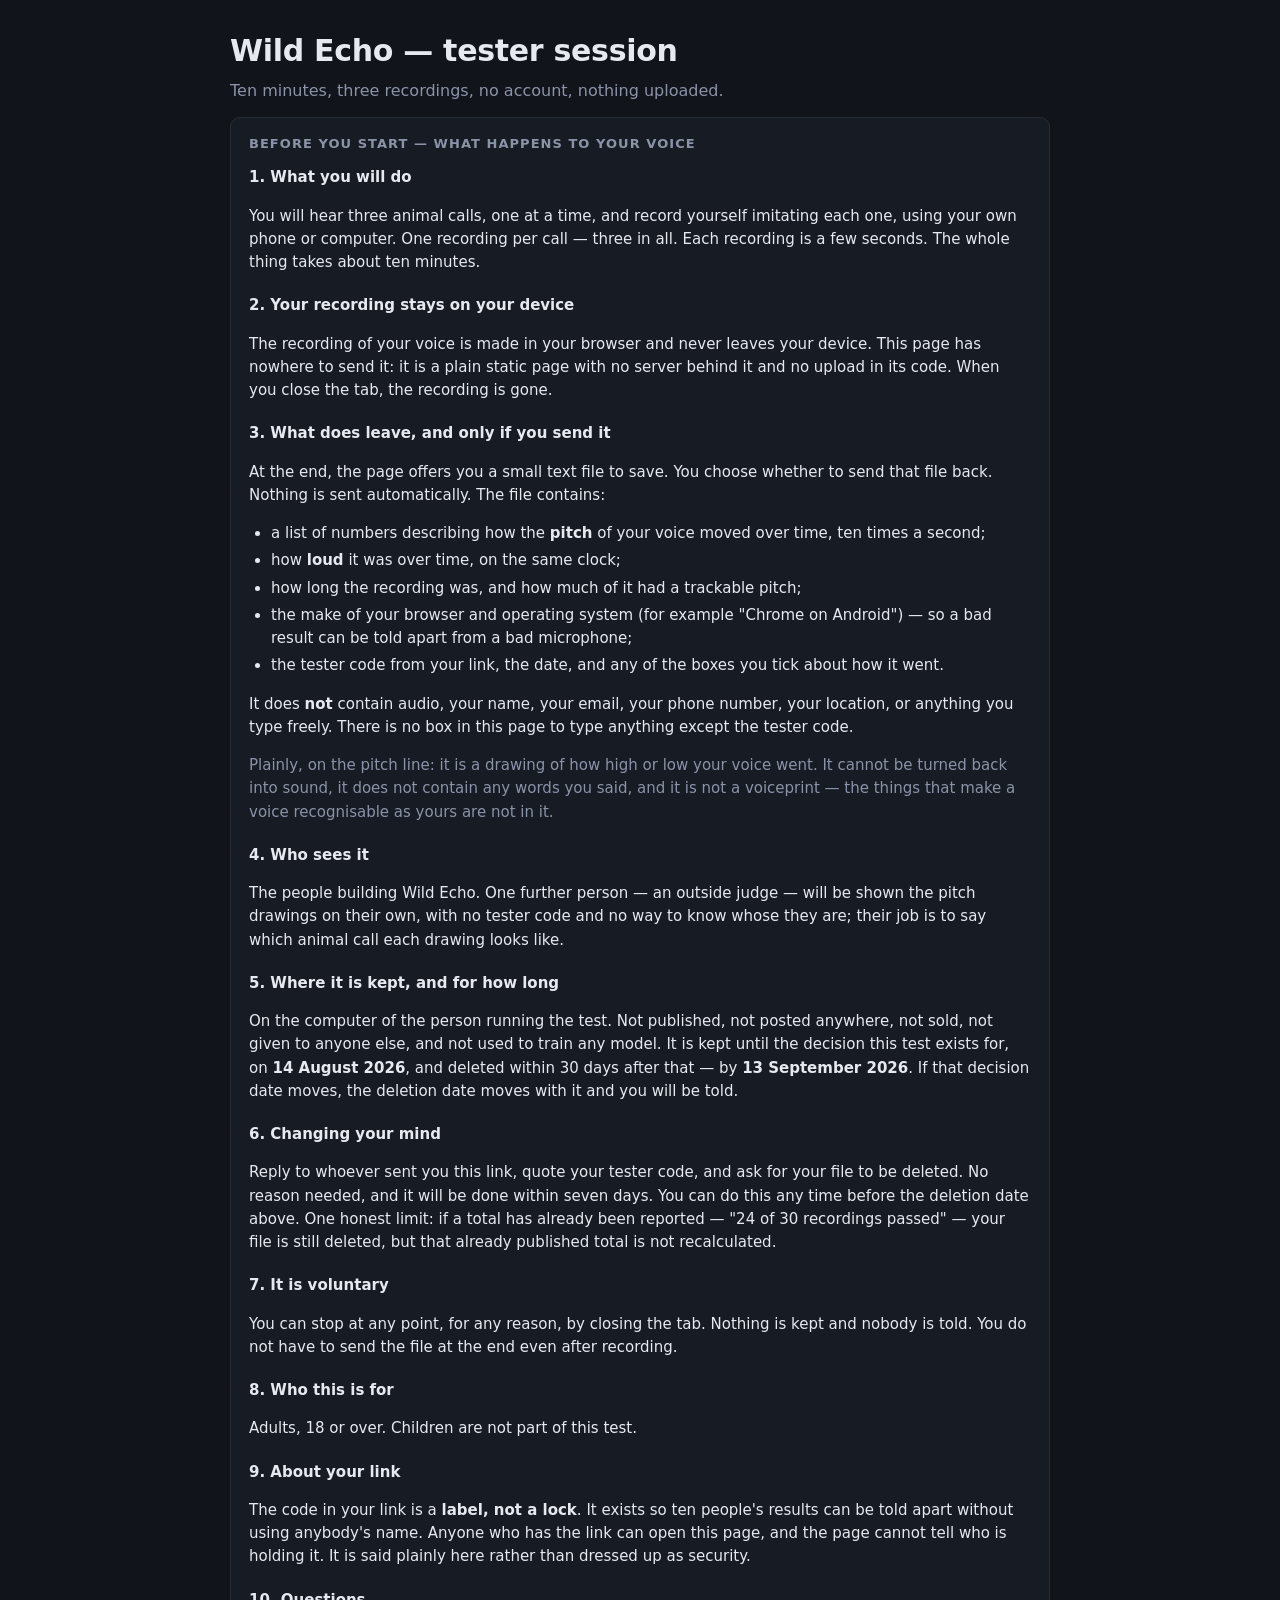
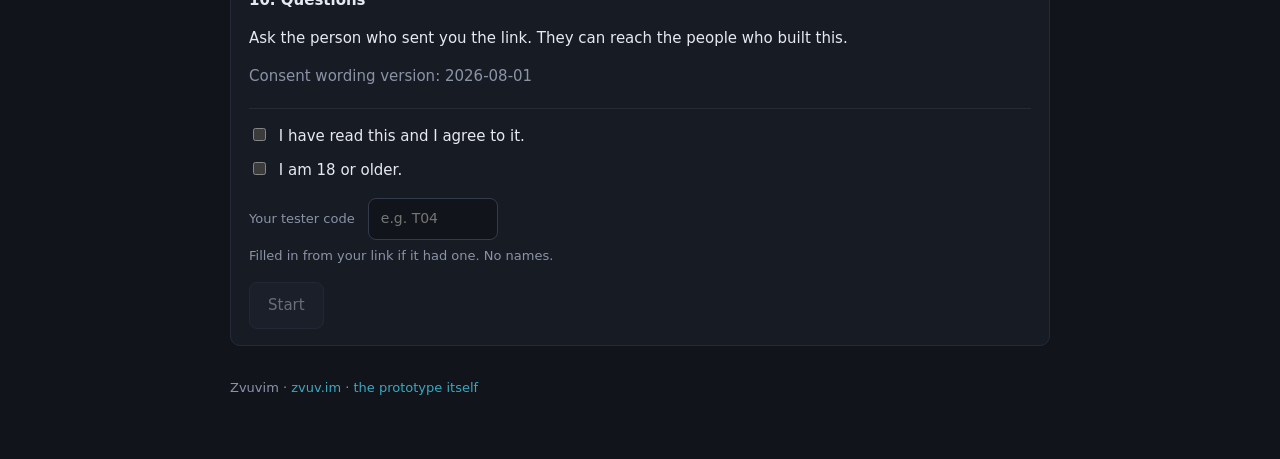
<file: tester/index.html>
<!DOCTYPE html>
<html lang="en">
<head>
<meta charset="UTF-8">
<meta name="viewport" content="width=device-width, initial-scale=1">
<title>Wild Echo — tester session</title>
<link rel="icon" href="data:,">
<meta name="robots" content="noindex">
<meta name="description" content="A one-take recording session for people helping test Wild Echo.">
<meta name="color-scheme" content="dark">
<link rel="stylesheet" href="../style.css">
<link rel="stylesheet" href="tester.css">
</head>
<body>
<div id="app">

  <header>
    <h1>Wild Echo — tester session</h1>
    <p class="tagline">Ten minutes, three recordings, no account, nothing uploaded.</p>
  </header>

  <main>

    <!-- ------------------------------------------------------ not approved -->
    <section class="panel blocked" id="screen-blocked" hidden>
      <h2>This page is not open yet</h2>
      <p>
        The consent wording below has not been approved yet, so recording is
        switched off. This is deliberate: nobody records a stranger's voice on
        a form of words that has not been signed off.
      </p>
      <p class="hint">
        If you were sent this link and are seeing this, tell the person who
        sent it — they will know what it means.
      </p>
    </section>

    <!-- ------------------------------------------------------------ consent -->
    <section class="panel" id="screen-consent">
      <h2>Before you start — what happens to your voice</h2>

      <div class="consent" id="consent-text">
        <p class="draft-mark" id="draft-mark" hidden>
          DRAFT WORDING — not approved for use with testers yet.
        </p>

        <h3>1. What you will do</h3>
        <p>
          You will hear three animal calls, one at a time, and record yourself
          imitating each one, using your own phone or computer. One recording
          per call — three in all. Each recording is a few seconds. The whole
          thing takes about ten minutes.
        </p>

        <h3>2. Your recording stays on your device</h3>
        <p>
          The recording of your voice is made in your browser and never leaves
          your device. This page has nowhere to send it: it is a plain static
          page with no server behind it and no upload in its code. When you
          close the tab, the recording is gone.
        </p>

        <h3>3. What does leave, and only if you send it</h3>
        <p>
          At the end, the page offers you a small text file to save. You choose
          whether to send that file back. Nothing is sent automatically. The
          file contains:
        </p>
        <ul>
          <li>a list of numbers describing how the <strong>pitch</strong> of your
              voice moved over time, ten times a second;</li>
          <li>how <strong>loud</strong> it was over time, on the same clock;</li>
          <li>how long the recording was, and how much of it had a trackable
              pitch;</li>
          <li>the make of your browser and operating system (for example
              "Chrome on Android") — so a bad result can be told apart from a
              bad microphone;</li>
          <li>the tester code from your link, the date, and any of the boxes you
              tick about how it went.</li>
        </ul>
        <p>
          It does <strong>not</strong> contain audio, your name, your email, your
          phone number, your location, or anything you type freely. There is no
          box in this page to type anything except the tester code.
        </p>
        <p class="hint">
          Plainly, on the pitch line: it is a drawing of how high or low your
          voice went. It cannot be turned back into sound, it does not contain
          any words you said, and it is not a voiceprint — the things that make
          a voice recognisable as yours are not in it.
        </p>

        <h3>4. Who sees it</h3>
        <p>
          The people building Wild Echo. One further person — an outside judge —
          will be shown the pitch drawings on their own, with no tester code and
          no way to know whose they are; their job is to say which animal call
          each drawing looks like.
        </p>

        <h3>5. Where it is kept, and for how long</h3>
        <p>
          On the computer of the person running the test. Not published, not
          posted anywhere, not sold, not given to anyone else, and not used to
          train any model. It is kept until the decision this test exists for,
          on <strong>14 August 2026</strong>, and deleted within 30 days after
          that — by <strong>13 September 2026</strong>. If that decision date
          moves, the deletion date moves with it and you will be told.
        </p>

        <h3>6. Changing your mind</h3>
        <p>
          Reply to whoever sent you this link, quote your tester code, and ask
          for your file to be deleted. No reason needed, and it will be done
          within seven days. You can do this any time before the deletion date
          above. One honest limit: if a total has already been reported — "24 of
          30 recordings passed" — your file is still deleted, but that already
          published total is not recalculated.
        </p>

        <h3>7. It is voluntary</h3>
        <p>
          You can stop at any point, for any reason, by closing the tab. Nothing
          is kept and nobody is told. You do not have to send the file at the
          end even after recording.
        </p>

        <h3>8. Who this is for</h3>
        <p>
          Adults, 18 or over. Children are not part of this test.
        </p>

        <h3>9. About your link</h3>
        <p>
          The code in your link is a <strong>label, not a lock</strong>. It
          exists so ten people's results can be told apart without using
          anybody's name. Anyone who has the link can open this page, and the
          page cannot tell who is holding it. It is said plainly here rather
          than dressed up as security.
        </p>

        <h3>10. Questions</h3>
        <p>
          Ask the person who sent you the link. They can reach the people who
          built this.
        </p>

        <p class="hint" id="consent-version">Consent wording version: …</p>
      </div>

      <div class="agree">
        <label><input type="checkbox" id="agree-read"> I have read this and I agree to it.</label>
        <label><input type="checkbox" id="agree-age"> I am 18 or older.</label>
        <p>
          <label for="tester-code">Your tester code</label>
          <input id="tester-code" type="text" inputmode="latin" autocomplete="off"
                 placeholder="e.g. T04" maxlength="12">
          <span class="hint">Filled in from your link if it had one. No names.</span>
        </p>
        <button id="start" disabled>Start</button>
      </div>
    </section>

    <!-- ------------------------------------------------------------ session -->
    <section id="screen-session" hidden>

      <section class="panel">
        <h2 id="step-title">Call 1 of 3 — hear the call</h2>
        <p id="call-note">…</p>

        <div class="prompt">
          <h3>Make the sound once.</h3>
          <p>
            One sound, from start to finish, then stop.<br>
            Do not make it twice. Do not stop and start again.<br>
            The call you just heard is about a second long. Yours can be about
            that long too.<br>
            There is no retry, and nothing is thrown away — a try that comes out
            wrong is still useful to us.
          </p>
        </div>

        <div class="controls">
          <button id="play-ref">Hear the call</button>
          <button id="record" disabled>Record my one sound</button>
        </div>
        <p id="status" role="status" aria-live="polite">Hear the call first — as many times as you like.</p>
      </section>

      <section class="panel" id="result" hidden>
        <h2>Your line and the call's line</h2>
        <canvas id="traces" width="800" height="320"
                aria-label="Two pitch contours on shared axes: the call, and your recording."></canvas>
        <p class="legend">
          <span class="swatch ref"></span> the call
          <span class="swatch you"></span> you
          <span class="hint">A break in a line means no pitch was found there.</span>
        </p>
        <p><strong>The call:</strong> <span id="ref-shape">…</span></p>
        <p><strong>You:</strong> <span id="you-shape">…</span></p>
        <div class="controls">
          <button id="compare">Play: call, you, call, you</button>
        </div>

        <h3>How did it go?</h3>
        <p class="hint">Tick anything that applies. Nothing here is a judgement of your imitation.</p>
        <div id="flags">
          <label><input type="checkbox" value="interrupted"> Someone or something interrupted me</label>
          <label><input type="checkbox" value="stopped-early"> I stopped early or lost my nerve</label>
          <label><input type="checkbox" value="device-trouble"> The microphone or the page misbehaved</label>
          <label><input type="checkbox" value="noisy-room"> The room was noisy</label>
        </div>

        <div class="controls">
          <button id="next">Next call</button>
        </div>
        <p class="hint" id="next-hint">
          Three calls in all. Nothing is saved until the end, and nothing is
          sent even then unless you send it yourself.
        </p>
      </section>
    </section>

    <!-- --------------------------------------------------------------- done -->
    <section class="panel" id="screen-done" hidden>
      <h2>That is all three. Thank you.</h2>
      <p>
        Three calls, one recording each. Your recordings themselves are still
        only on this device and go when you close the tab.
      </p>
      <div class="controls">
        <button id="finish">Save my results file</button>
        <button id="copy" class="secondary">Copy results as text instead</button>
      </div>
      <p id="finish-status" role="status" aria-live="polite"></p>
      <p class="hint">
        Send that file back to whoever sent you the link. It contains no audio.
        You can open it in any text editor and read every number in it first.
      </p>
    </section>

  </main>

  <footer>
    <p>Zvuvim · <a href="https://zvuv.im/">zvuv.im</a> · <a href="../">the prototype itself</a></p>
  </footer>
</div>
<script type="module" src="tester.js"></script>
</body>
</html>
</file>
<file: style.css>
:root {
  --bg: #11141b;
  --panel: #171b24;
  --line: #262b36;
  --ink: #e6e9f0;
  --dim: #8b93a7;
  --ref: #f0b429;
  --you: #3aa8c1;
  --ok: #4ec97e;
  --no: #e8674f;
}

* { box-sizing: border-box; }

body {
  margin: 0;
  background: var(--bg);
  color: var(--ink);
  font: 16px/1.55 system-ui, -apple-system, "Segoe UI", sans-serif;
}

#app { max-width: 860px; margin: 0 auto; padding: 28px 20px 48px; }

.by-zvuvim {
  position: relative;
  display: inline-flex;
  align-items: center;
  gap: 6px;
  margin-bottom: 8px;
  color: var(--dim);
  text-decoration: none;
  font-size: 13px;
}
.by-zvuvim::before {
  content: "";
  position: absolute;
  top: 50%; left: 50%;
  width: 76px; height: 76px;
  transform: translate(-50%, -50%);
}
.by-zvuvim:hover { color: var(--ink); }
.by-zvuvim svg { width: 18px; height: 18px; }
.by-zvuvim strong { font-family: 'Fredoka', sans-serif; font-weight: 600; }

header h1 { margin: 0; font-size: 30px; letter-spacing: -0.01em; }
.tagline { margin: 4px 0 14px; color: var(--dim); }

.warn {
  margin: 0 0 24px;
  padding: 10px 14px;
  border-left: 3px solid var(--ref);
  background: #1d1a12;
  color: #e8dcc0;
  font-size: 14px;
}

.panel {
  background: var(--panel);
  border: 1px solid var(--line);
  border-radius: 10px;
  padding: 16px 18px;
  margin-bottom: 18px;
}

.panel h2 { margin: 0 0 12px; font-size: 13px; text-transform: uppercase;
  letter-spacing: 0.08em; color: var(--dim); font-weight: 600; }

canvas { width: 100%; height: 320px; display: block; }

.legend { margin: 10px 0 0; font-size: 13px; color: var(--dim); }
.swatch { display: inline-block; width: 22px; height: 3px; vertical-align: middle;
  margin: 0 6px 0 14px; border-radius: 2px; }
.swatch:first-child { margin-left: 0; }
.swatch.ref { background: var(--ref); }
.swatch.you { background: var(--you); }
.hint { color: var(--dim); font-size: 13px; }
.legend .hint { display: block; margin-top: 6px; }

.controls { display: flex; flex-wrap: wrap; gap: 10px; align-items: center; margin-bottom: 18px; }

button {
  background: #212734;
  color: var(--ink);
  border: 1px solid #333b4d;
  border-radius: 8px;
  padding: 11px 18px;
  font: inherit;
  font-size: 15px;
  cursor: pointer;
}
button:hover:not(:disabled) { background: #2a3140; }
button:disabled { opacity: 0.4; cursor: default; }
button:focus-visible, input:focus-visible { outline: 2px solid var(--you); outline-offset: 2px; }
button.recording { border-color: var(--no); color: var(--no); }

.call-pick { font-size: 13px; color: var(--dim); }
select {
  background: #212734; color: var(--ink); border: 1px solid #333b4d;
  border-radius: 8px; padding: 11px 12px; font: inherit; font-size: 15px; max-width: 100%;
}
select:focus-visible { outline: 2px solid var(--you); outline-offset: 2px; }

.row-break { flex-basis: 100%; height: 0; }

#status { flex-basis: 100%; margin: 4px 0 0; color: var(--dim); font-size: 14px; min-height: 1.5em; }

.listen-cta {
  text-align: center;
  margin: 0 0 24px;
  padding: 22px 18px;
  border-radius: 12px;
  background: linear-gradient(180deg, #16324a, #11141b);
  border: 1px solid var(--you);
}
.listen-cta #compare {
  background: var(--you);
  border-color: var(--you);
  color: #06222c;
  font-weight: 600;
  font-size: 17px;
  padding: 14px 28px;
  border-radius: 10px;
}
.listen-cta #compare:hover:not(:disabled) { background: #4bb8d1; }
.listen-cta .hint { margin: 10px 0 0; }
.notice-row { margin-top: 16px; text-align: left; }
.notice-row label { display: block; font-size: 13px; color: var(--dim); margin-bottom: 6px; }
.notice-row textarea {
  width: 100%; box-sizing: border-box; background: #11141b; color: var(--ink);
  border: 1px solid #333b4d; border-radius: 8px; padding: 9px 12px;
  font: inherit; font-size: 14px; resize: vertical;
}

.panel-details { margin-bottom: 18px; }
.panel-details summary {
  cursor: pointer;
  color: var(--dim);
  font-size: 13px;
  padding: 4px 0;
}
.panel-details summary:hover { color: var(--ink); }
.panel-details .panel:first-of-type { margin-top: 12px; }

.described p { margin: 0 0 8px; }

dl { display: grid; grid-template-columns: auto 1fr; gap: 4px 16px; margin: 0 0 12px; }
dt { color: var(--dim); font-size: 14px; }
dd { margin: 0; font-variant-numeric: tabular-nums; }
.thr { color: var(--dim); font-size: 13px; }

.pass { color: var(--ok); font-weight: 600; margin: 0 0 8px; }
.fail { color: var(--no); font-weight: 600; margin: 0 0 8px; }
.note { color: var(--dim); font-size: 13px; margin: 0; }

.export-row { display: flex; flex-wrap: wrap; gap: 10px; align-items: center;
  margin-top: 14px; padding-top: 14px; border-top: 1px solid var(--line); }
.export-row label { font-size: 13px; color: var(--dim); }
input[type="text"] {
  background: #11141b; color: var(--ink); border: 1px solid #333b4d;
  border-radius: 8px; padding: 9px 12px; font: inherit; font-size: 14px; width: 130px;
}

.lab-only { display: none; }
body.lab-mode .lab-only { display: block; }

footer { margin-top: 32px; color: var(--dim); font-size: 13px; }
footer a {
  position: relative;
  display: inline-block;
  color: var(--you);
  text-decoration: none;
}
footer a::before {
  content: "";
  position: absolute;
  top: 50%; left: 50%;
  width: 76px; height: 76px;
  transform: translate(-50%, -50%);
}
footer a:hover { text-decoration: underline; }

@media (prefers-reduced-motion: reduce) { * { transition: none !important; } }
</file>
<file: tester/tester.css>
/* The tester session page. Everything shared lives in ../style.css; this file
   is only the parts that page does not have — long readable consent copy, the
   agreement controls, and the not-approved interlock. */

.consent h3 {
  margin: 20px 0 6px;
  font-size: 15px;
  color: var(--ink);
}
.consent h3:first-of-type { margin-top: 6px; }
.consent p, .consent li { font-size: 15px; }
.consent ul { margin: 6px 0 10px; padding-left: 22px; }
.consent li { margin-bottom: 4px; }

.draft-mark {
  margin: 0 0 16px;
  padding: 10px 14px;
  border-left: 3px solid var(--no);
  background: #231613;
  color: #f0b8a8;
  font-size: 14px;
  font-weight: 600;
}

.blocked { border-color: var(--no); }
.blocked h2 { color: var(--no); }

/* The instruction that has to land before the microphone opens. It is given
   its own weight on the screen because a sentence people skim is a sentence
   that did not happen — the whole defect this wording exists to fix is people
   making the sound more than once. */
.prompt {
  margin: 16px 0;
  padding: 12px 16px;
  border-left: 3px solid var(--you);
  background: #16191c;
}
.prompt h3 { margin: 0 0 6px; font-size: 16px; color: var(--ink); }
.prompt p { margin: 0; font-size: 15px; line-height: 1.7; }

/* One call needs a sentence the other two do not. It gets its own line. */
.call-warning { display: block; margin-top: 8px; color: var(--ink); }

.agree {
  margin-top: 20px;
  padding-top: 16px;
  border-top: 1px solid var(--line);
}
.agree label { display: block; margin-bottom: 10px; font-size: 15px; }
.agree input[type="checkbox"] { margin-right: 8px; }
.agree p label { display: inline; margin-right: 8px; color: var(--dim); font-size: 13px; }
.agree .hint { display: block; margin-top: 6px; }

#flags label { display: block; margin-bottom: 8px; font-size: 15px; }
#flags input { margin-right: 8px; }
#flags { margin-bottom: 16px; }

button.secondary { background: transparent; }

#finish-status { color: var(--dim); font-size: 14px; min-height: 1.5em; }

#result h3 { margin: 22px 0 6px; font-size: 13px; text-transform: uppercase;
  letter-spacing: 0.08em; color: var(--dim); }
</file>
